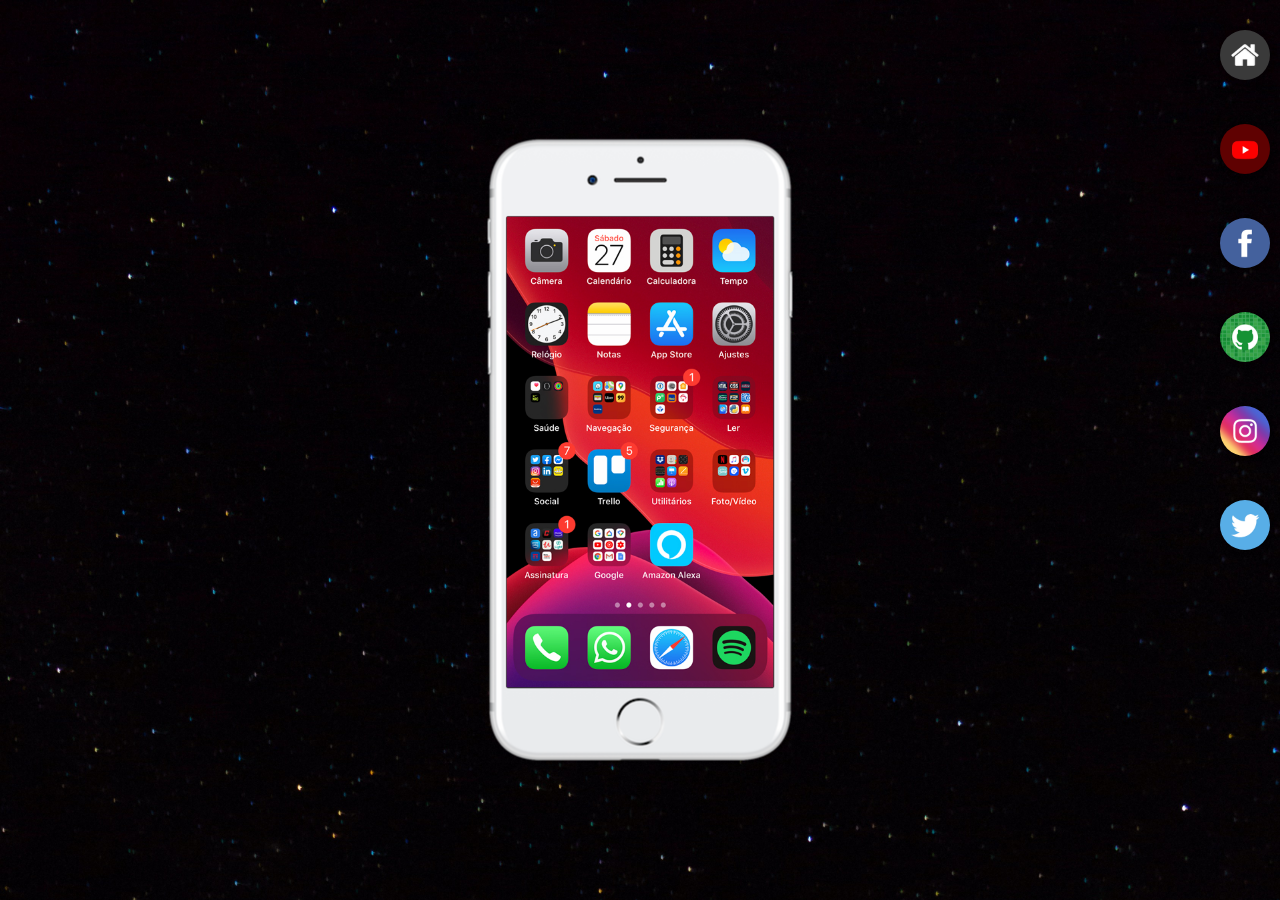
<file: index.html>
<!DOCTYPE html>
<html lang="pt-br">
<head>
    <meta charset="UTF-8">
    <meta name="viewport" content="width=device-width, initial-scale=1.0"> 
    <link rel="shortcut icon" href="favicon.ico" type="image/x-icon">
    <link rel="stylesheet" href="estilos/style.css">
    <title>Projetos redes sociais</title>
</head>
<body>
    <main>

        <section id="telefone">
            <iframe src="home.html" name="tela" id="tela" frameborder="0">
                Seu navegador não é compatível com isso.
            </iframe>
        </section>

        <section id="redes-sociais">
            <a href="home.html" target="tela"><img src="imagens/logo-home.jpg"
            ></a><br>
            <a href="youtube.html" target="tela"><img src="imagens/logo-youtube.jpg"
                ></a><br>
            <a href="facebook.html" target="tela"><img src="imagens/logo-facebook.jpg"
                ></a><br>
            <a href="github.html" target="tela"><img src="imagens/logo-github.jpg"
                ></a><br>
            <a href="instagram.html" target="tela"><img src="imagens/logo-instagram.jpg"
                ></a><br>
            <a href="twitter.html" target="tela"><img src="imagens/logo-twitter.jpg"
                ></a>            
        </section>
    </main>
    
</body>
</html>
</file>
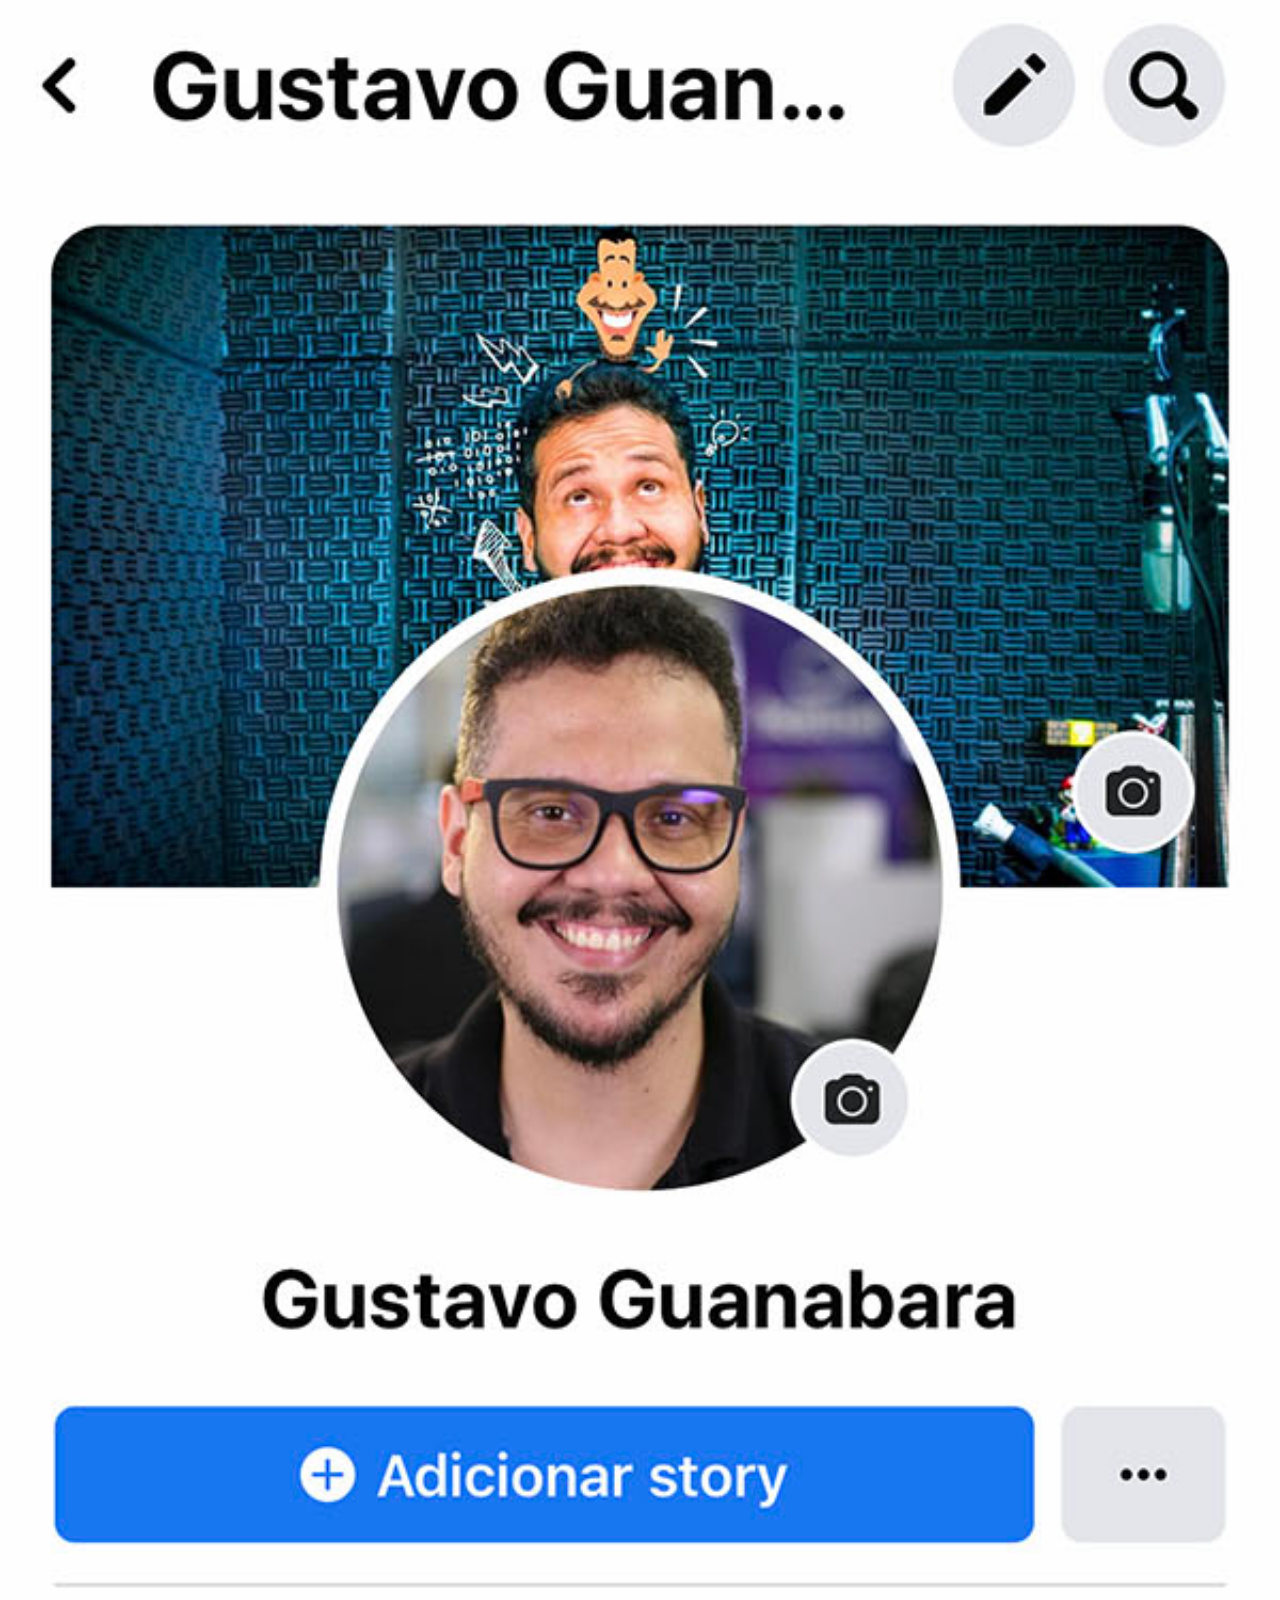
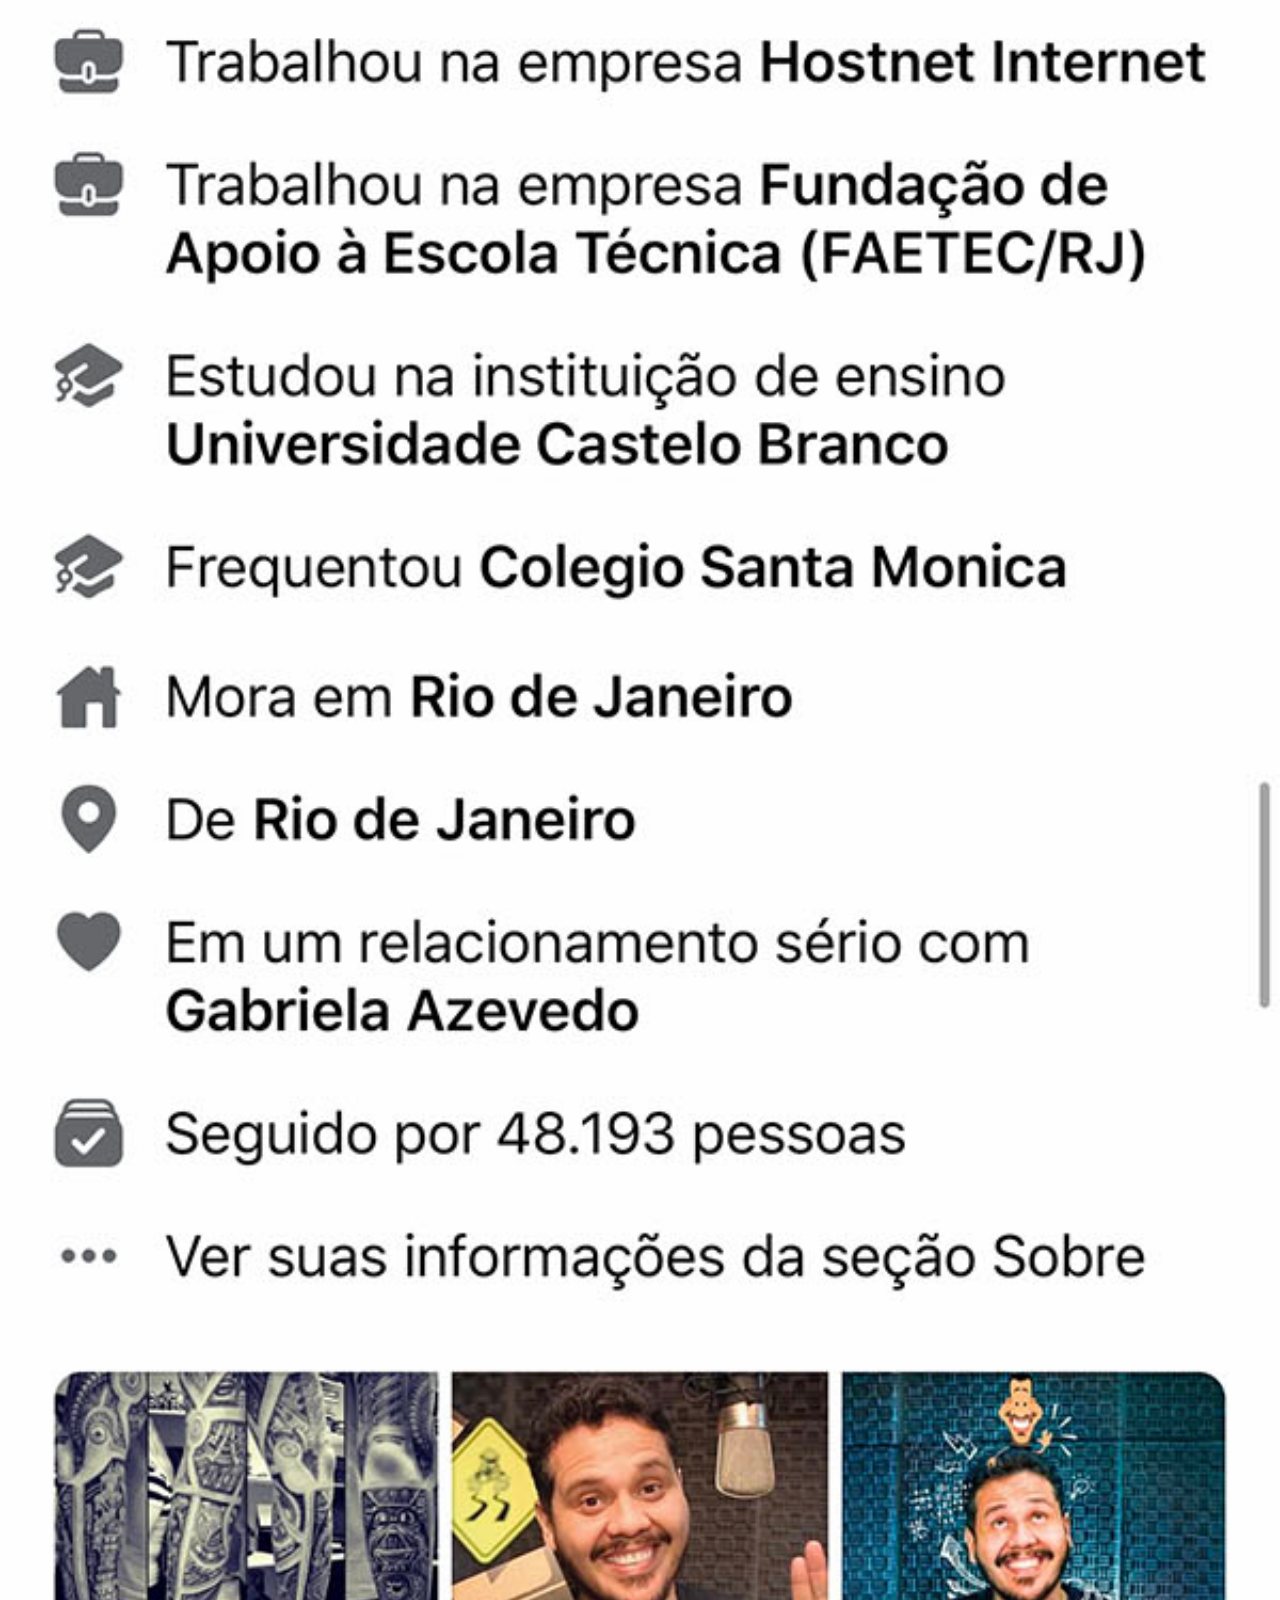
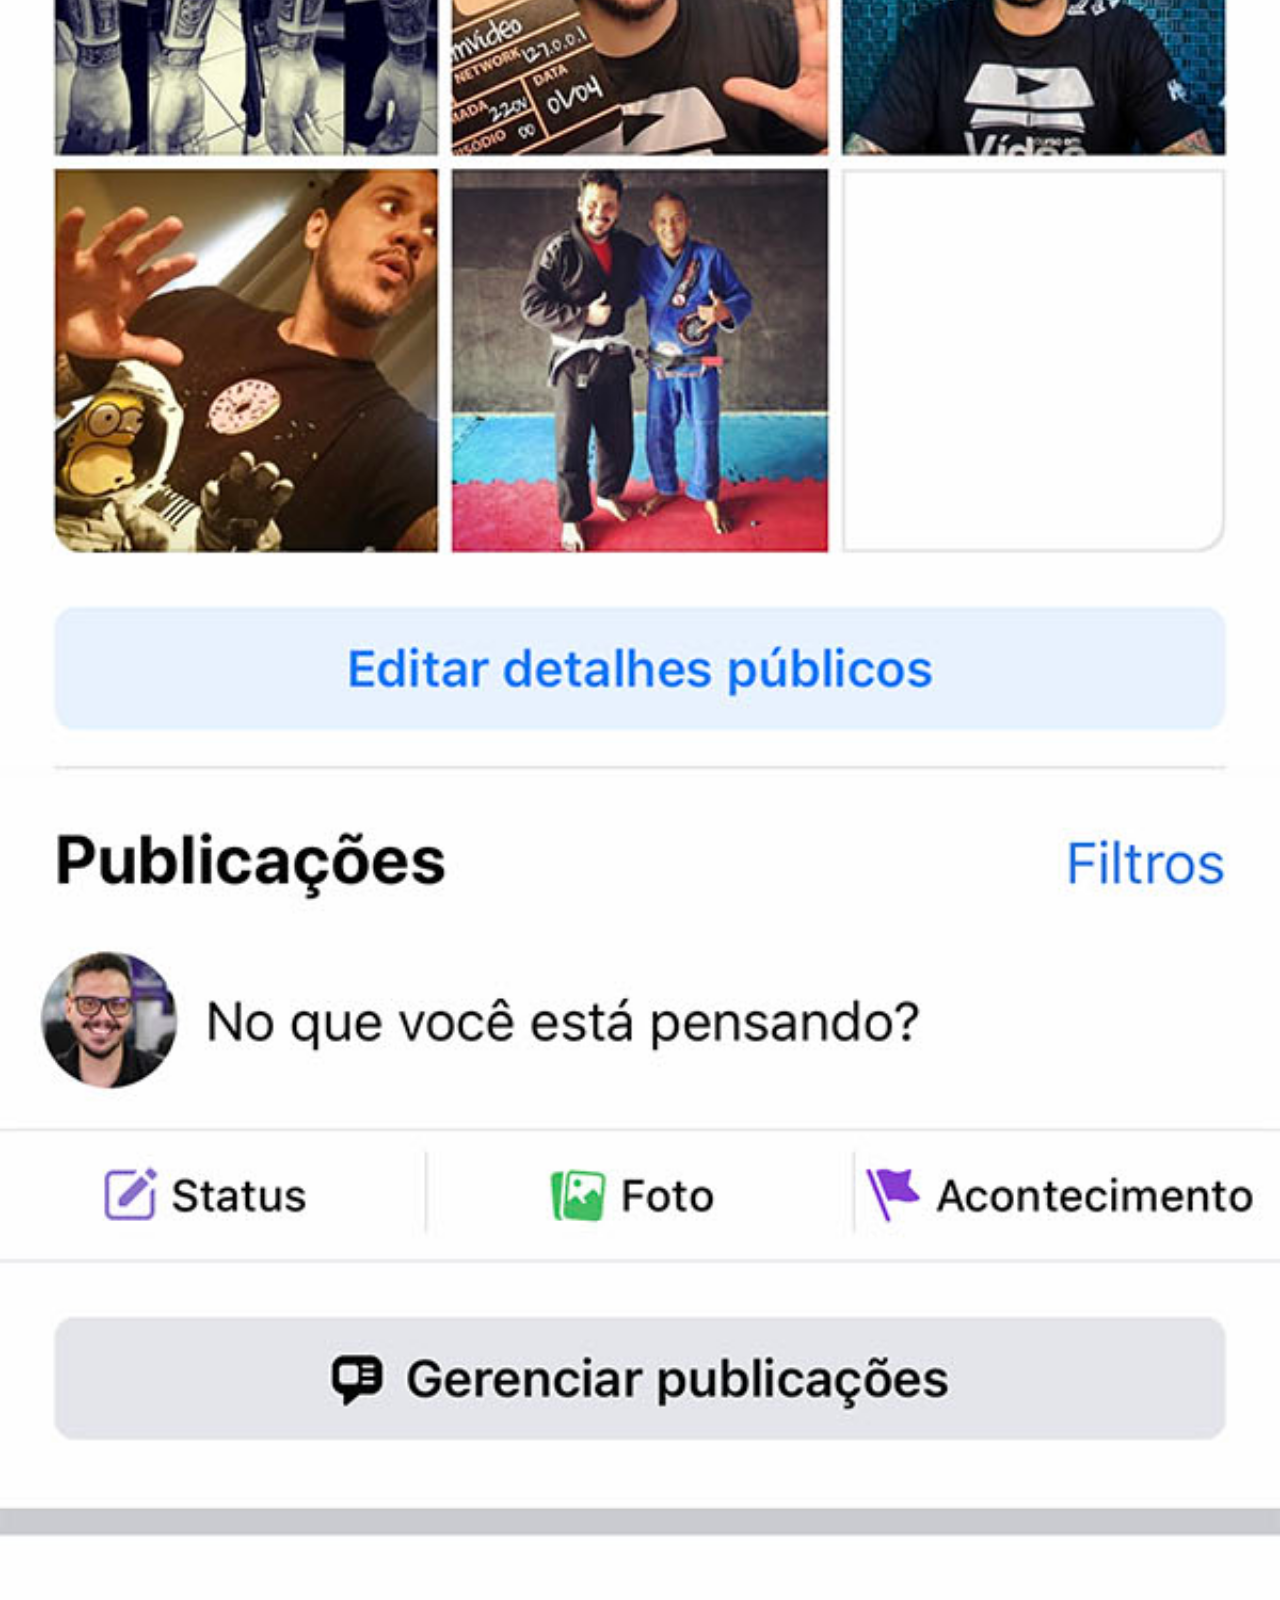
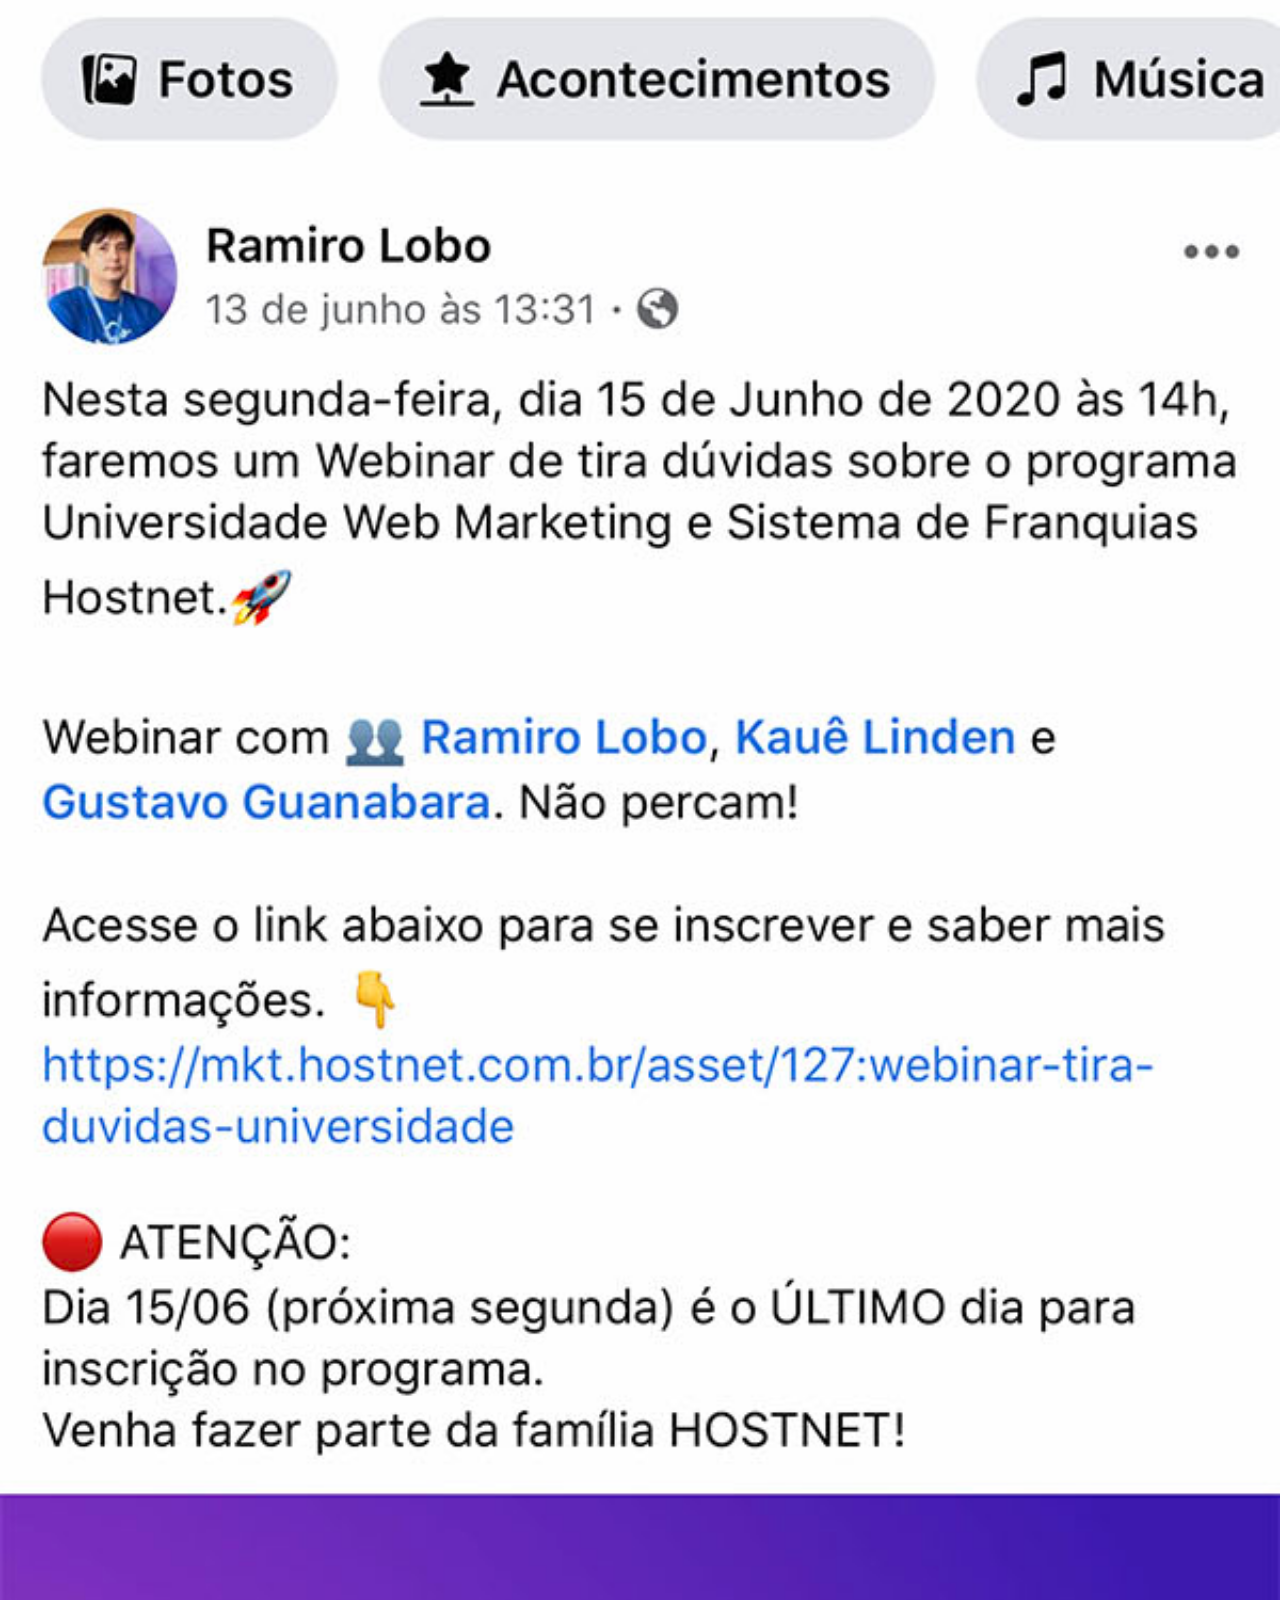
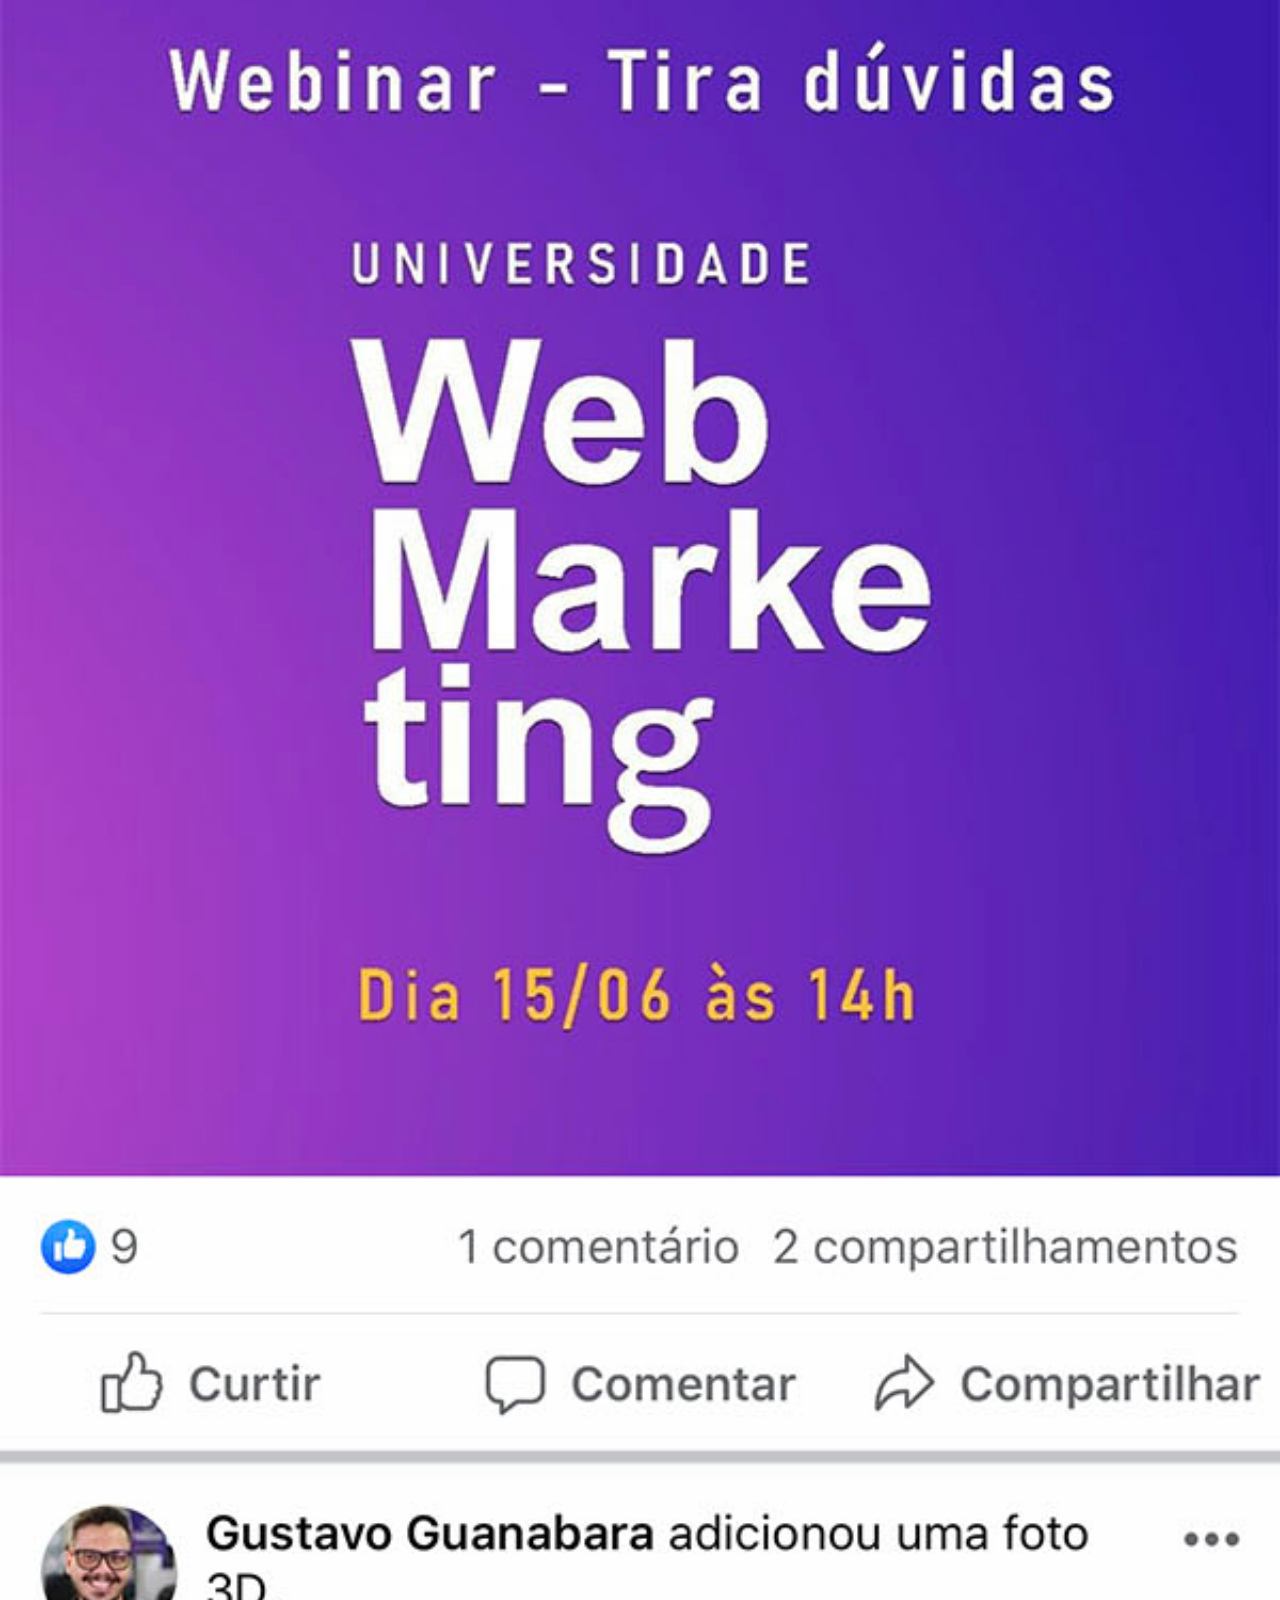
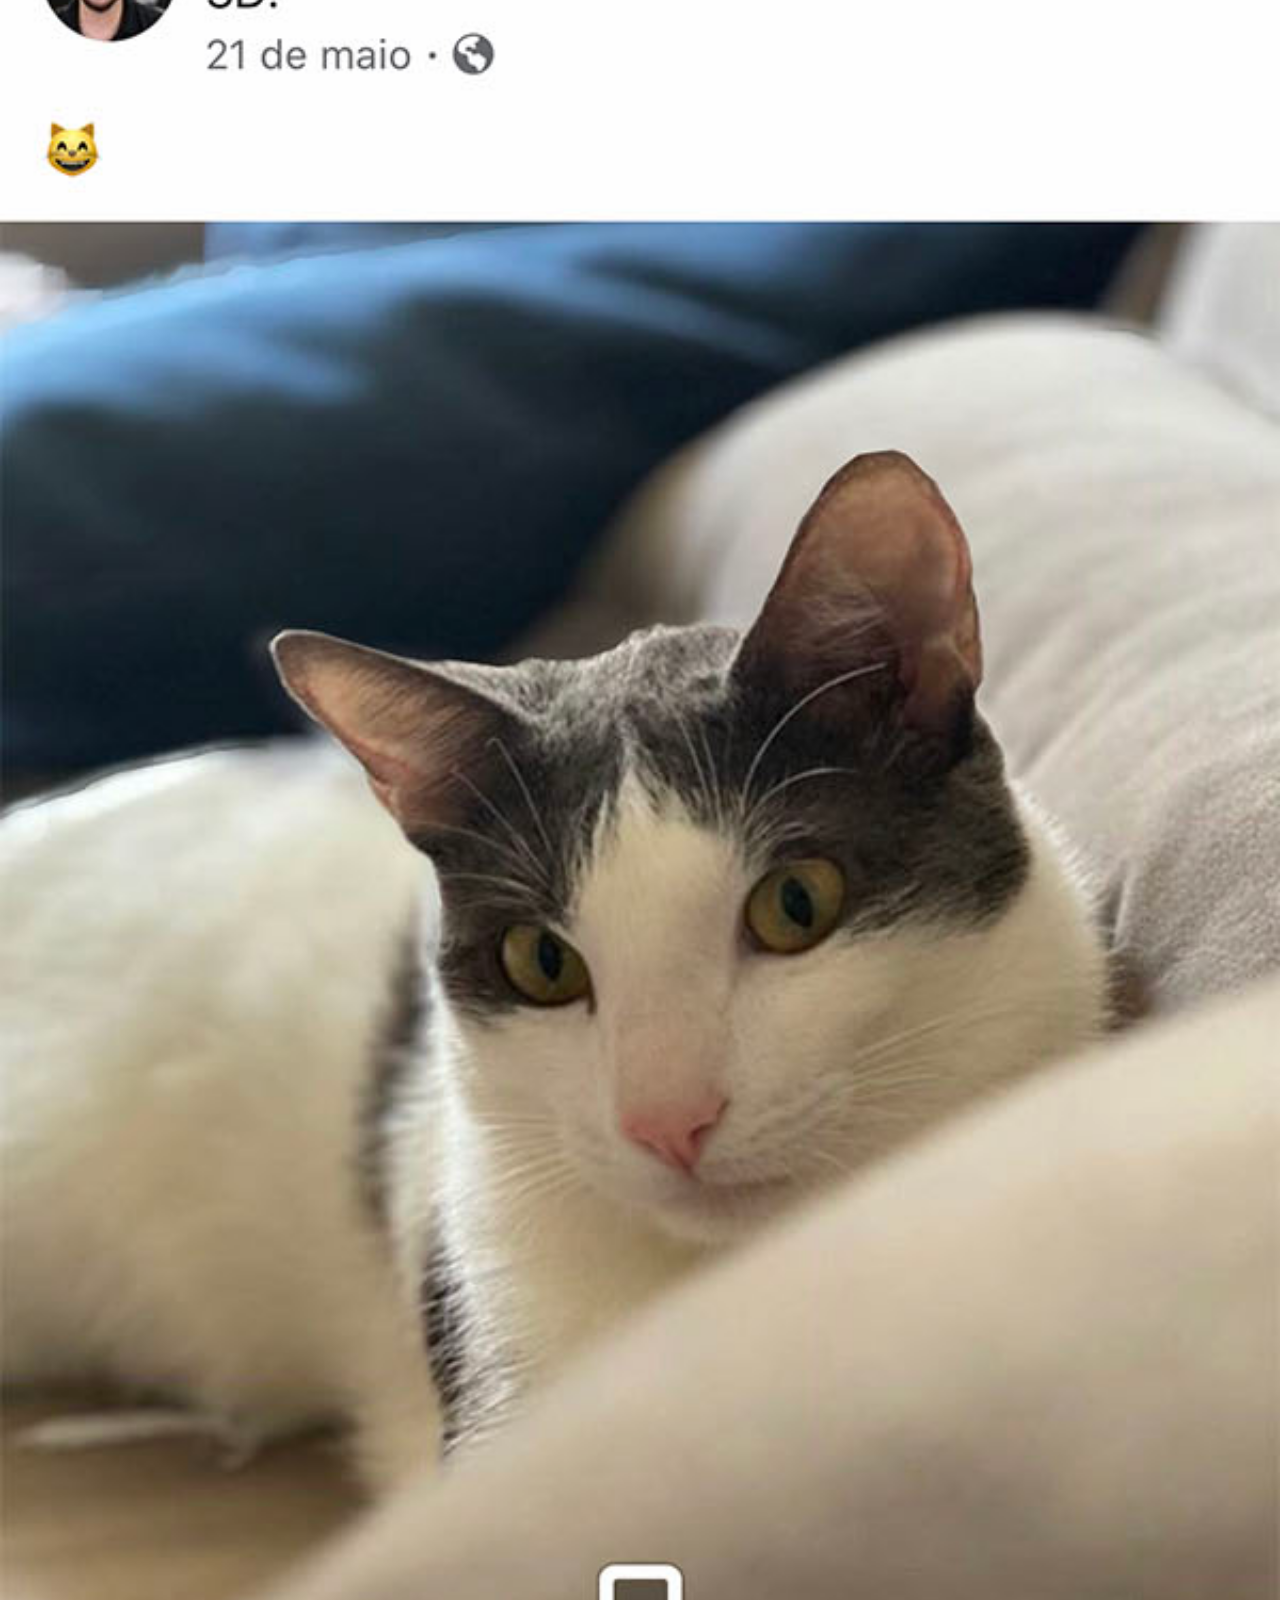
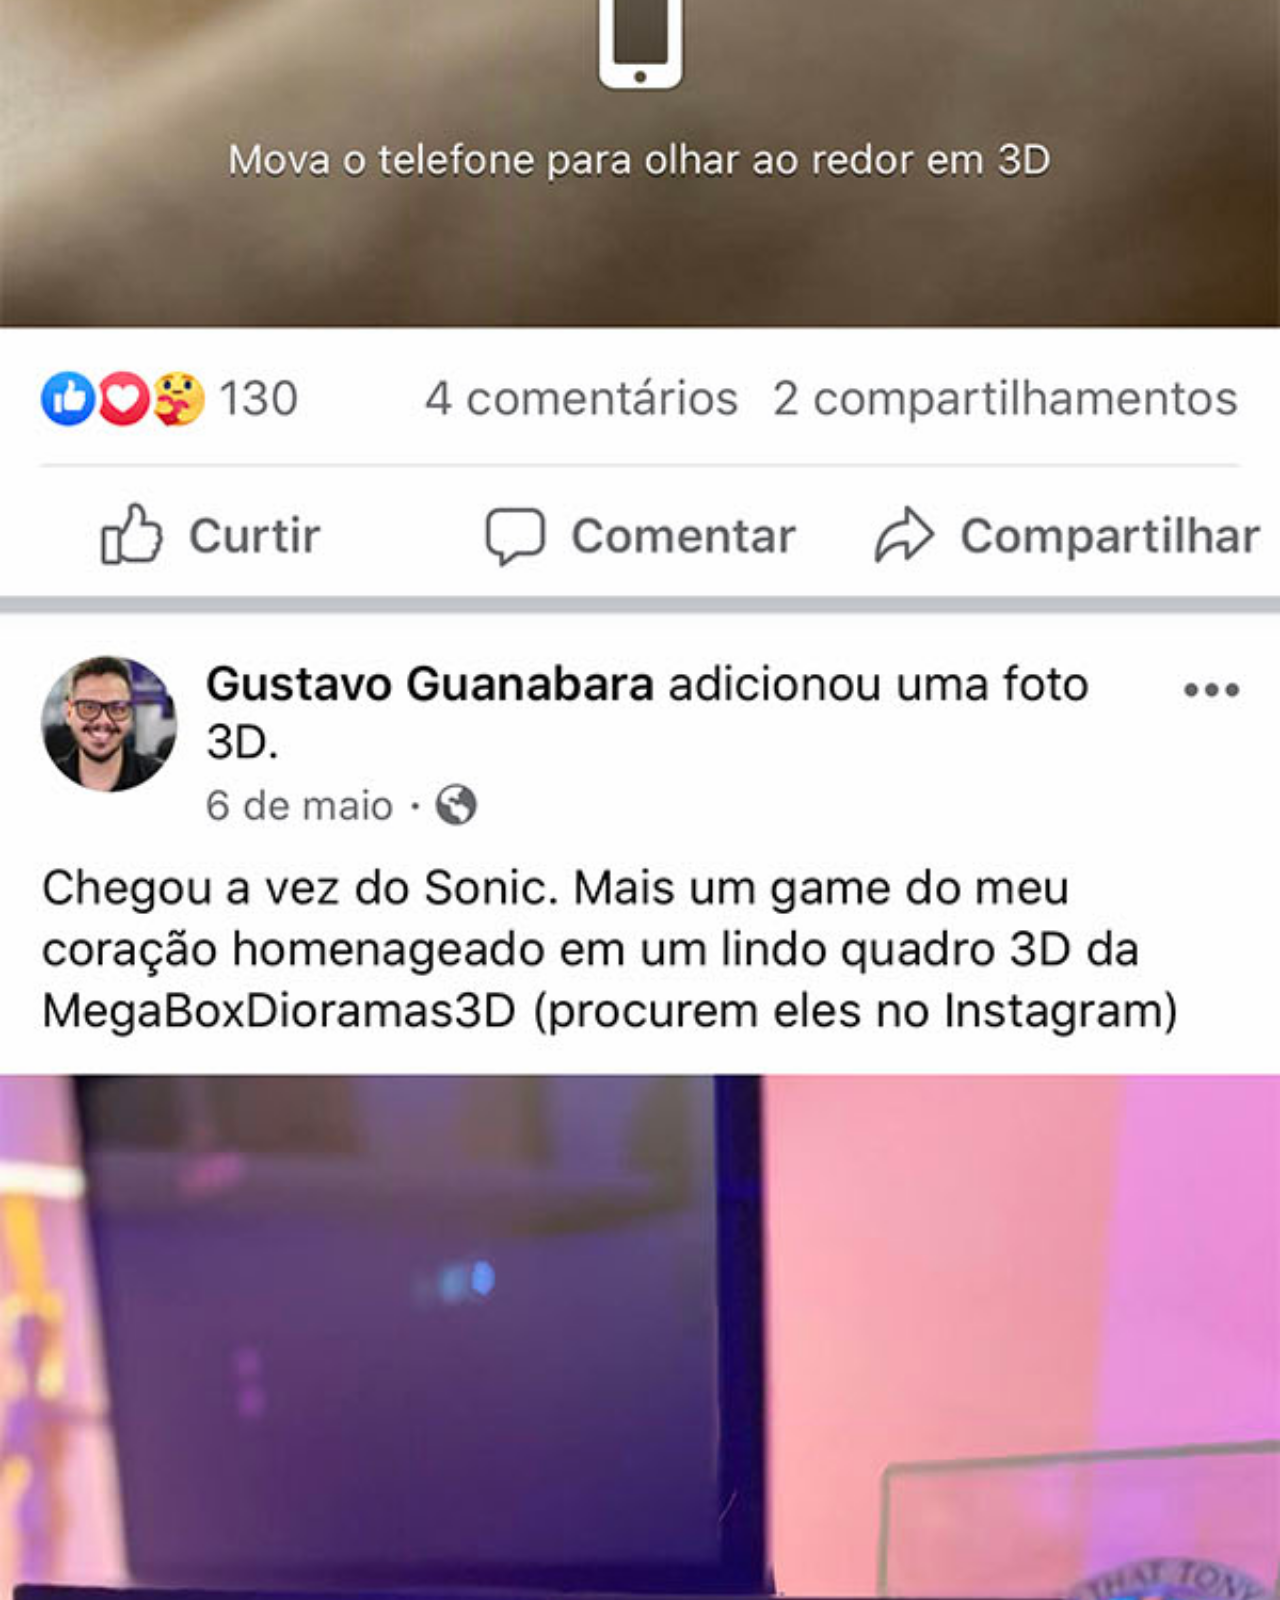
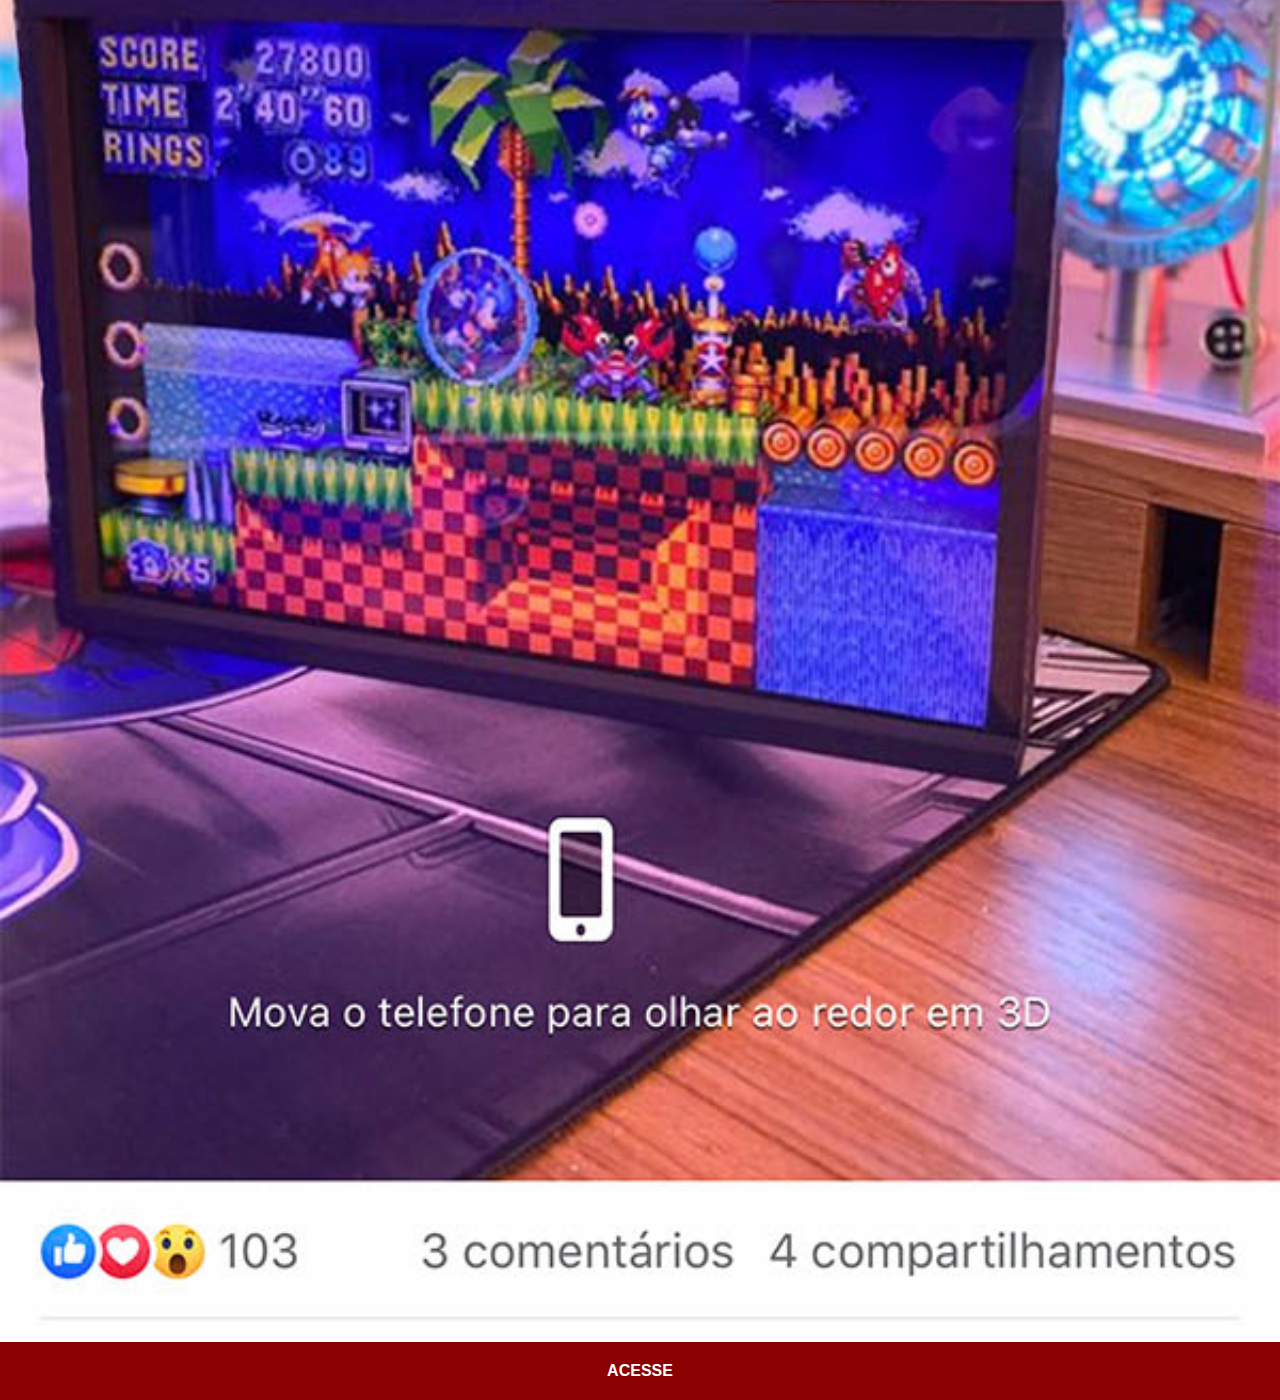
<file: facebook.html>
<!DOCTYPE html>
<html lang="pt-br">
<head>
    <meta charset="UTF-8">
    <meta name="viewport" content="width=device-width, initial-scale=1.0">
    <link rel="stylesheet" href="estilos/social.css">
    <title>Document</title>
    
</head>
<body>
    <img src="imagens/tela-facebook.jpg">
    <a href="https://www.facebook.com/gustavoguanabara/?locale=pt_BR" target="_blank"> ACESSE </a>
    
</body>
</html>
</file>
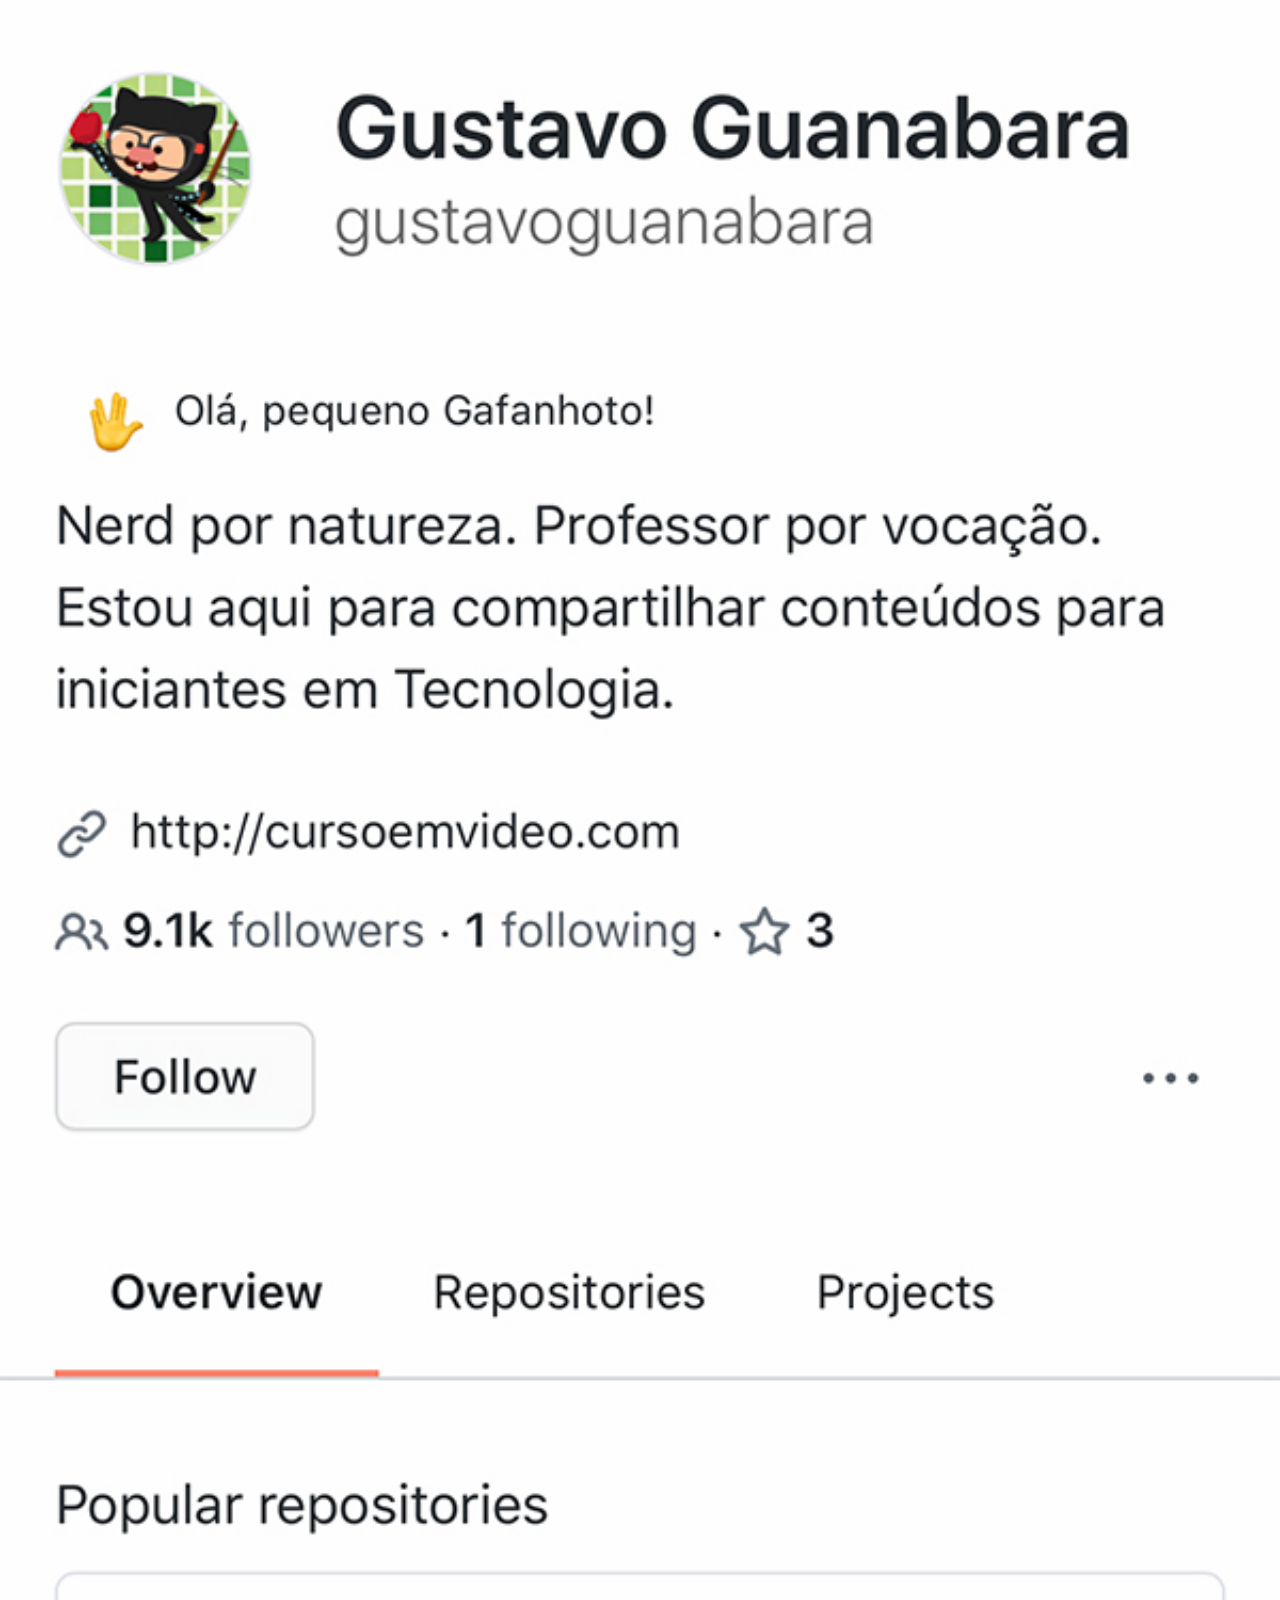
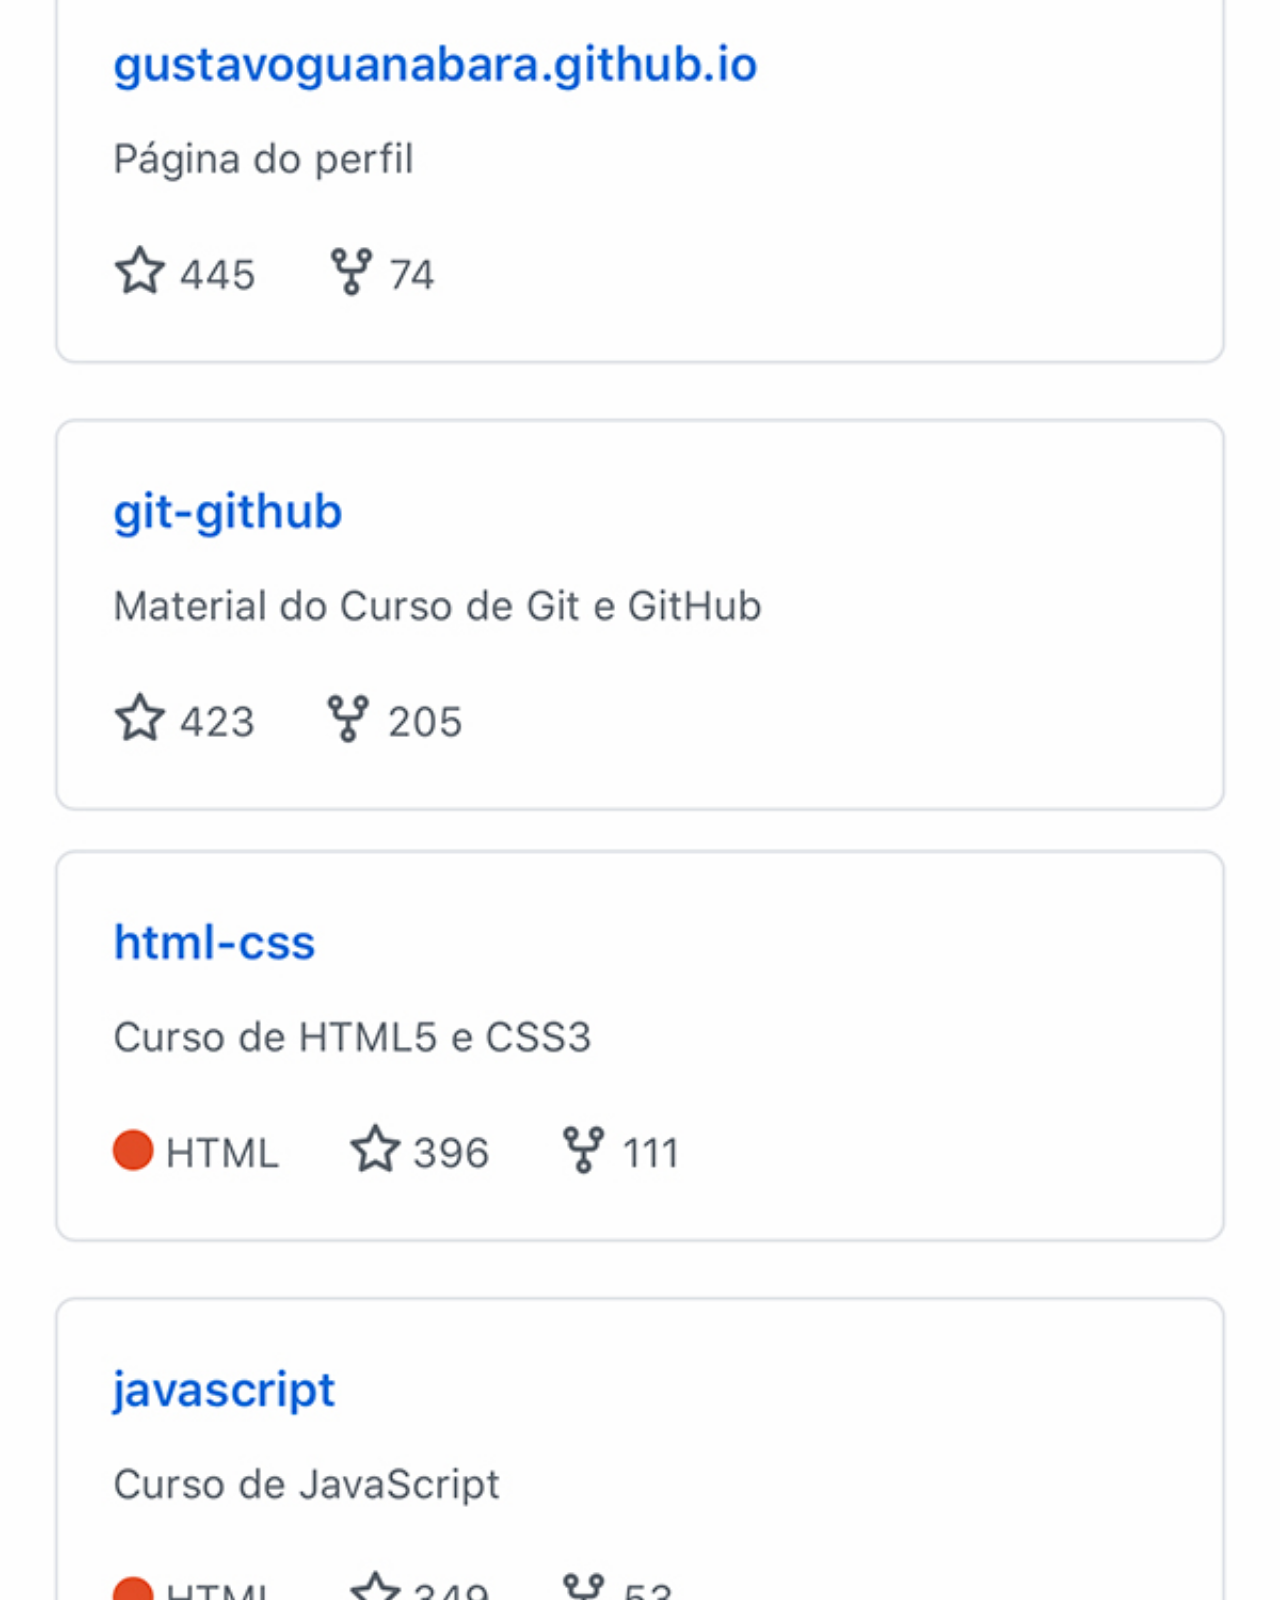
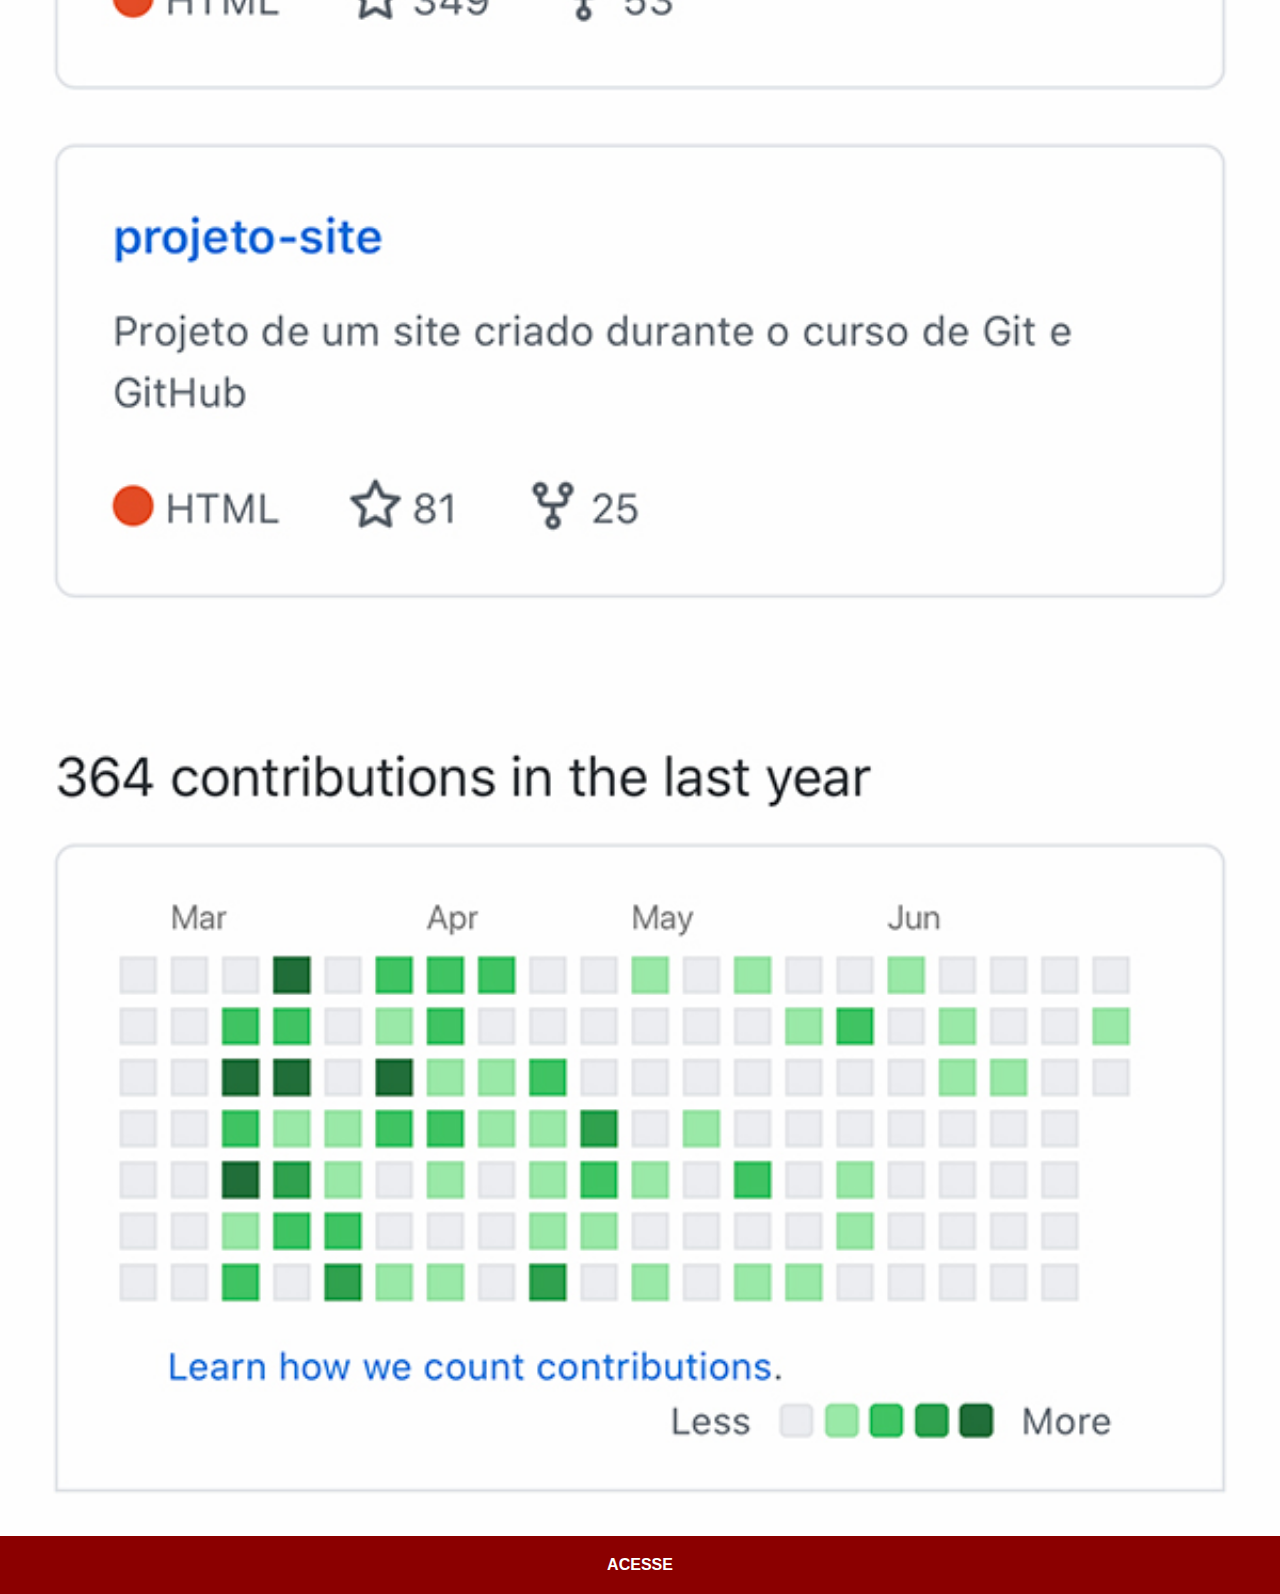
<file: github.html>
<!DOCTYPE html>
<html lang="pt-br">
<head>
    <meta charset="UTF-8">
    <meta name="viewport" content="width=device-width, initial-scale=1.0">
    <link rel="stylesheet" href="estilos/social.css">
    <title>Document</title>
    
</head>
<body>
    <img src="imagens/tela-github.jpg">
    <a href="https://gustavoguanabara.github.io/" target="_blank"> ACESSE </a>
    
</body>
</html>
</file>
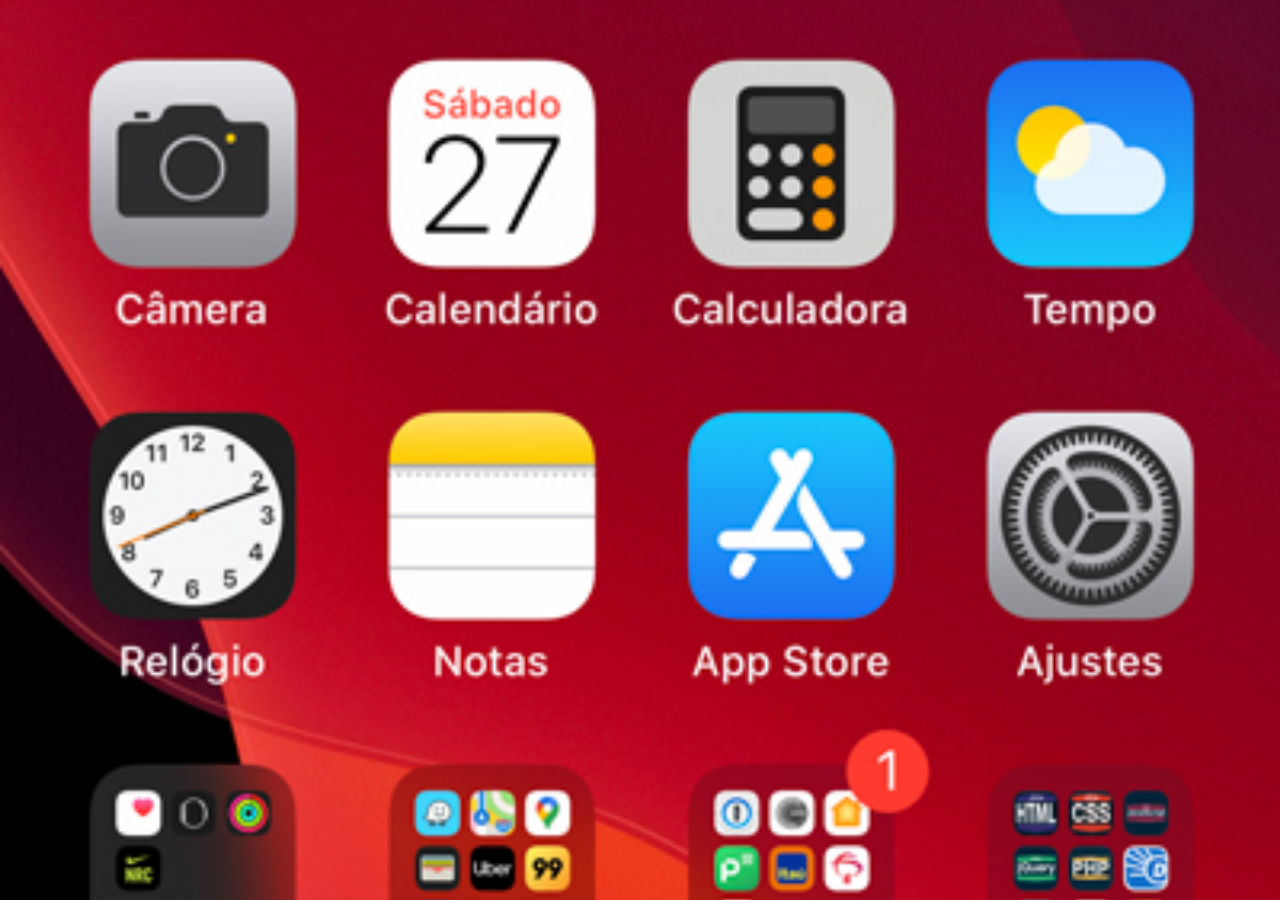
<file: home.html>
<!DOCTYPE html>
<html lang="pt-br">
<head>
    <meta charset="UTF-8">
    <meta name="viewport" content="width=device-width, initial-scale=1.0">
    <title>Document</title>
</head>
<style>
    * {
        margin: 0px;
        padding: 0px;
    }

    body {
        width: 100vw;
        height: 100vh;
        background: black url('imagens/tela-home.jpg') no-repeat top center;
        background-size: cover;
    }
</style>
<body>
    
    
</body>
</html>
</file>
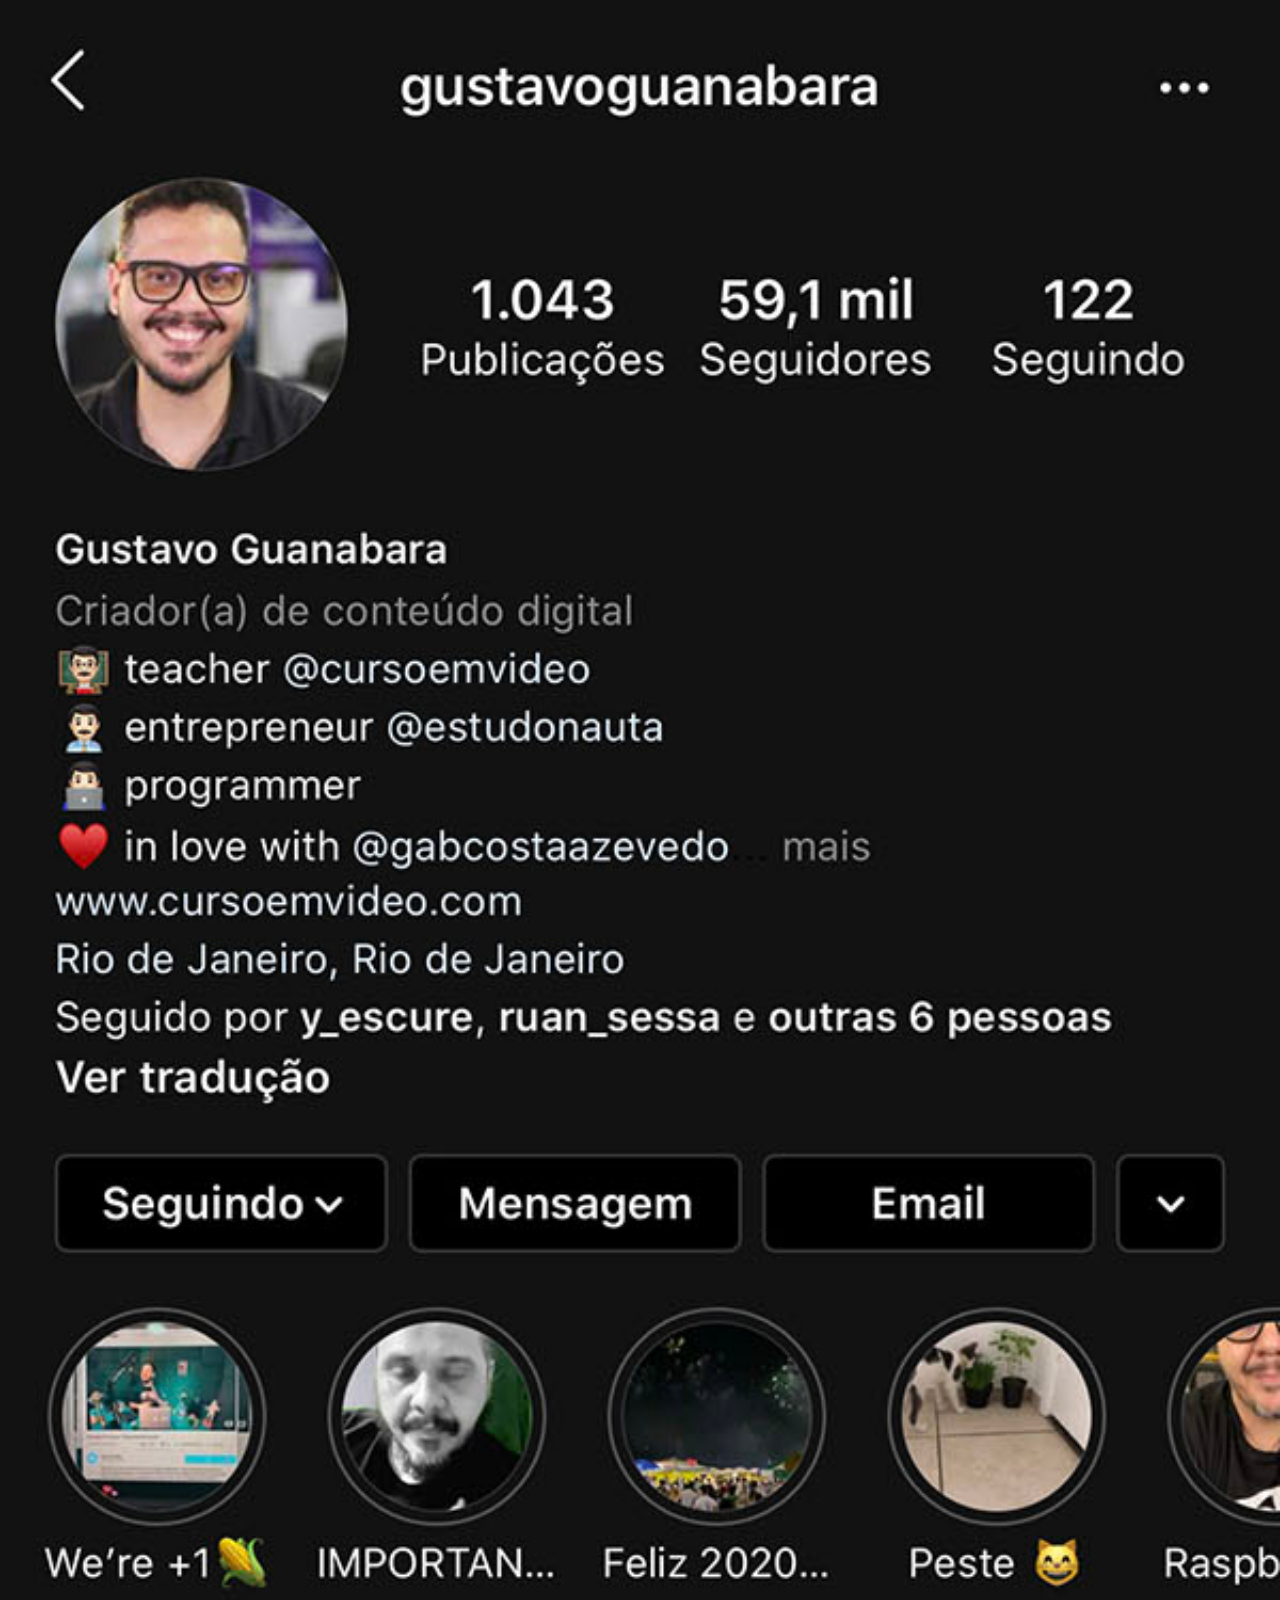
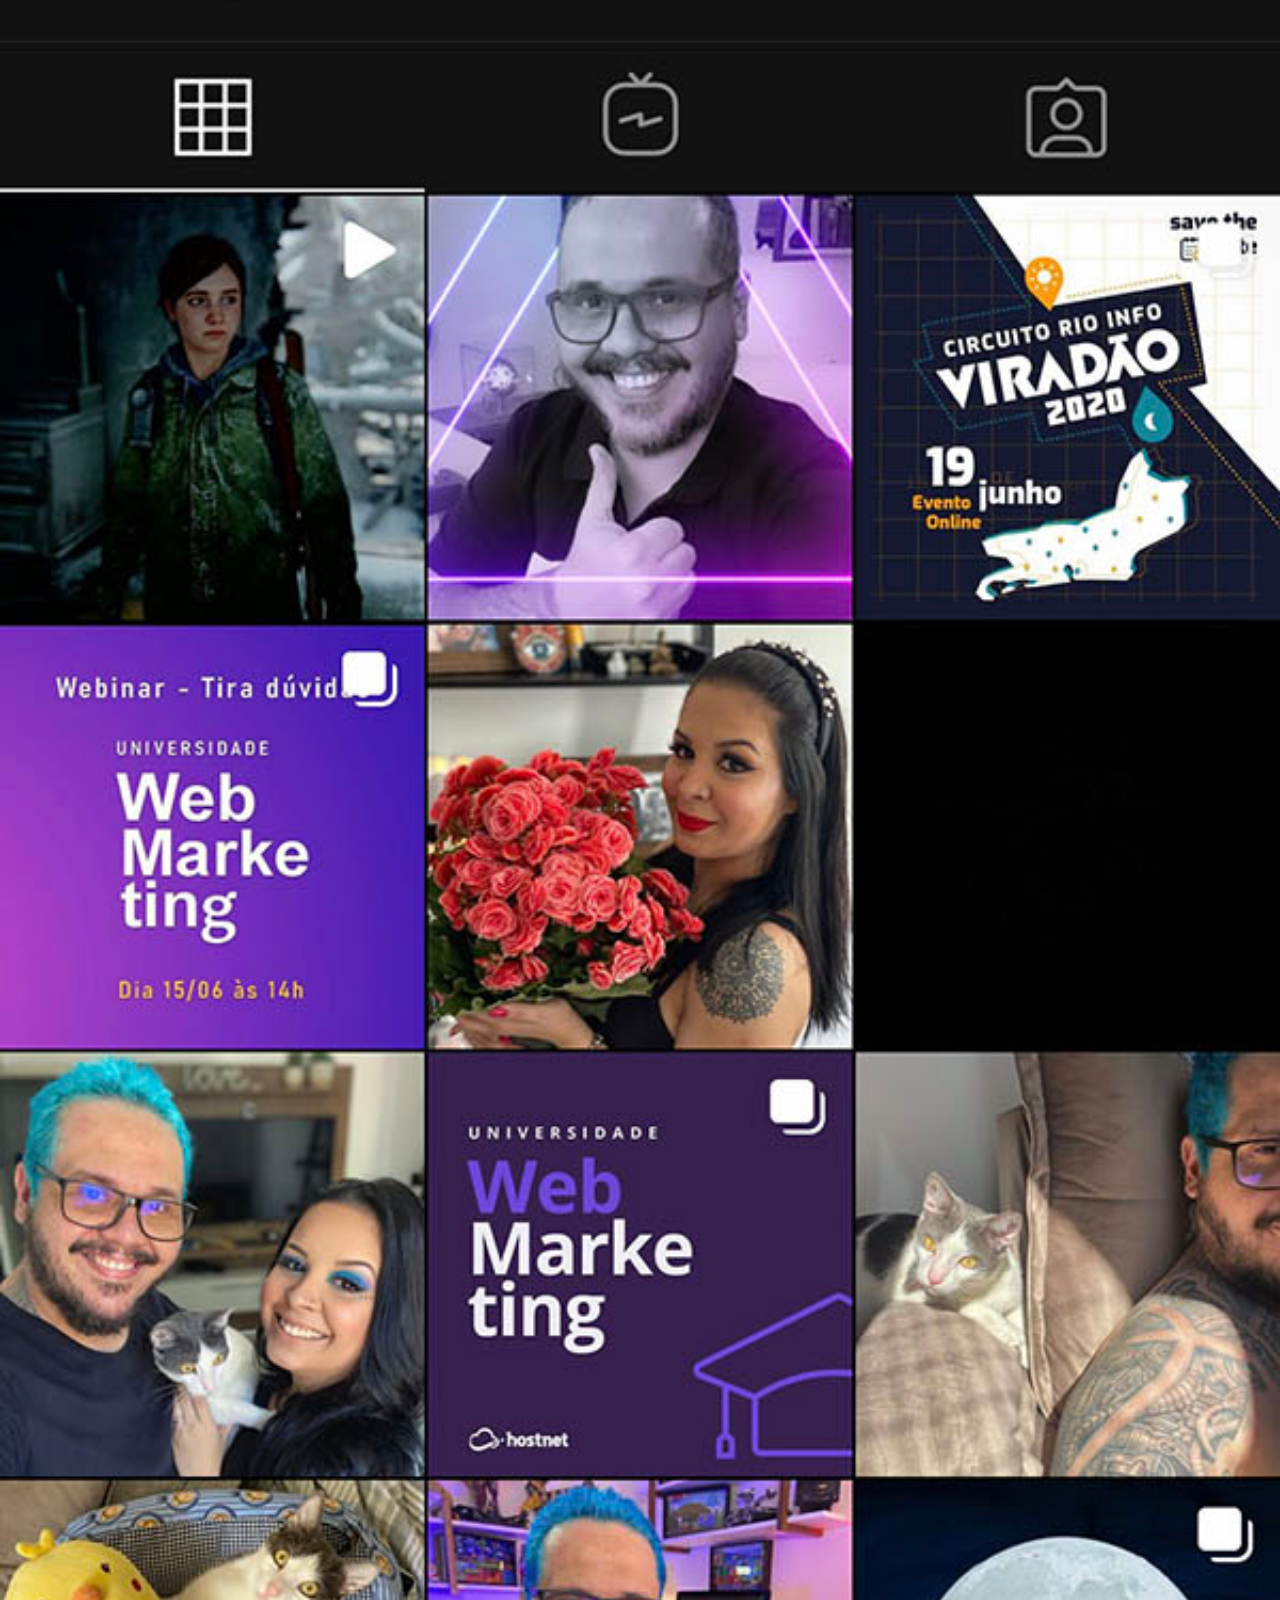
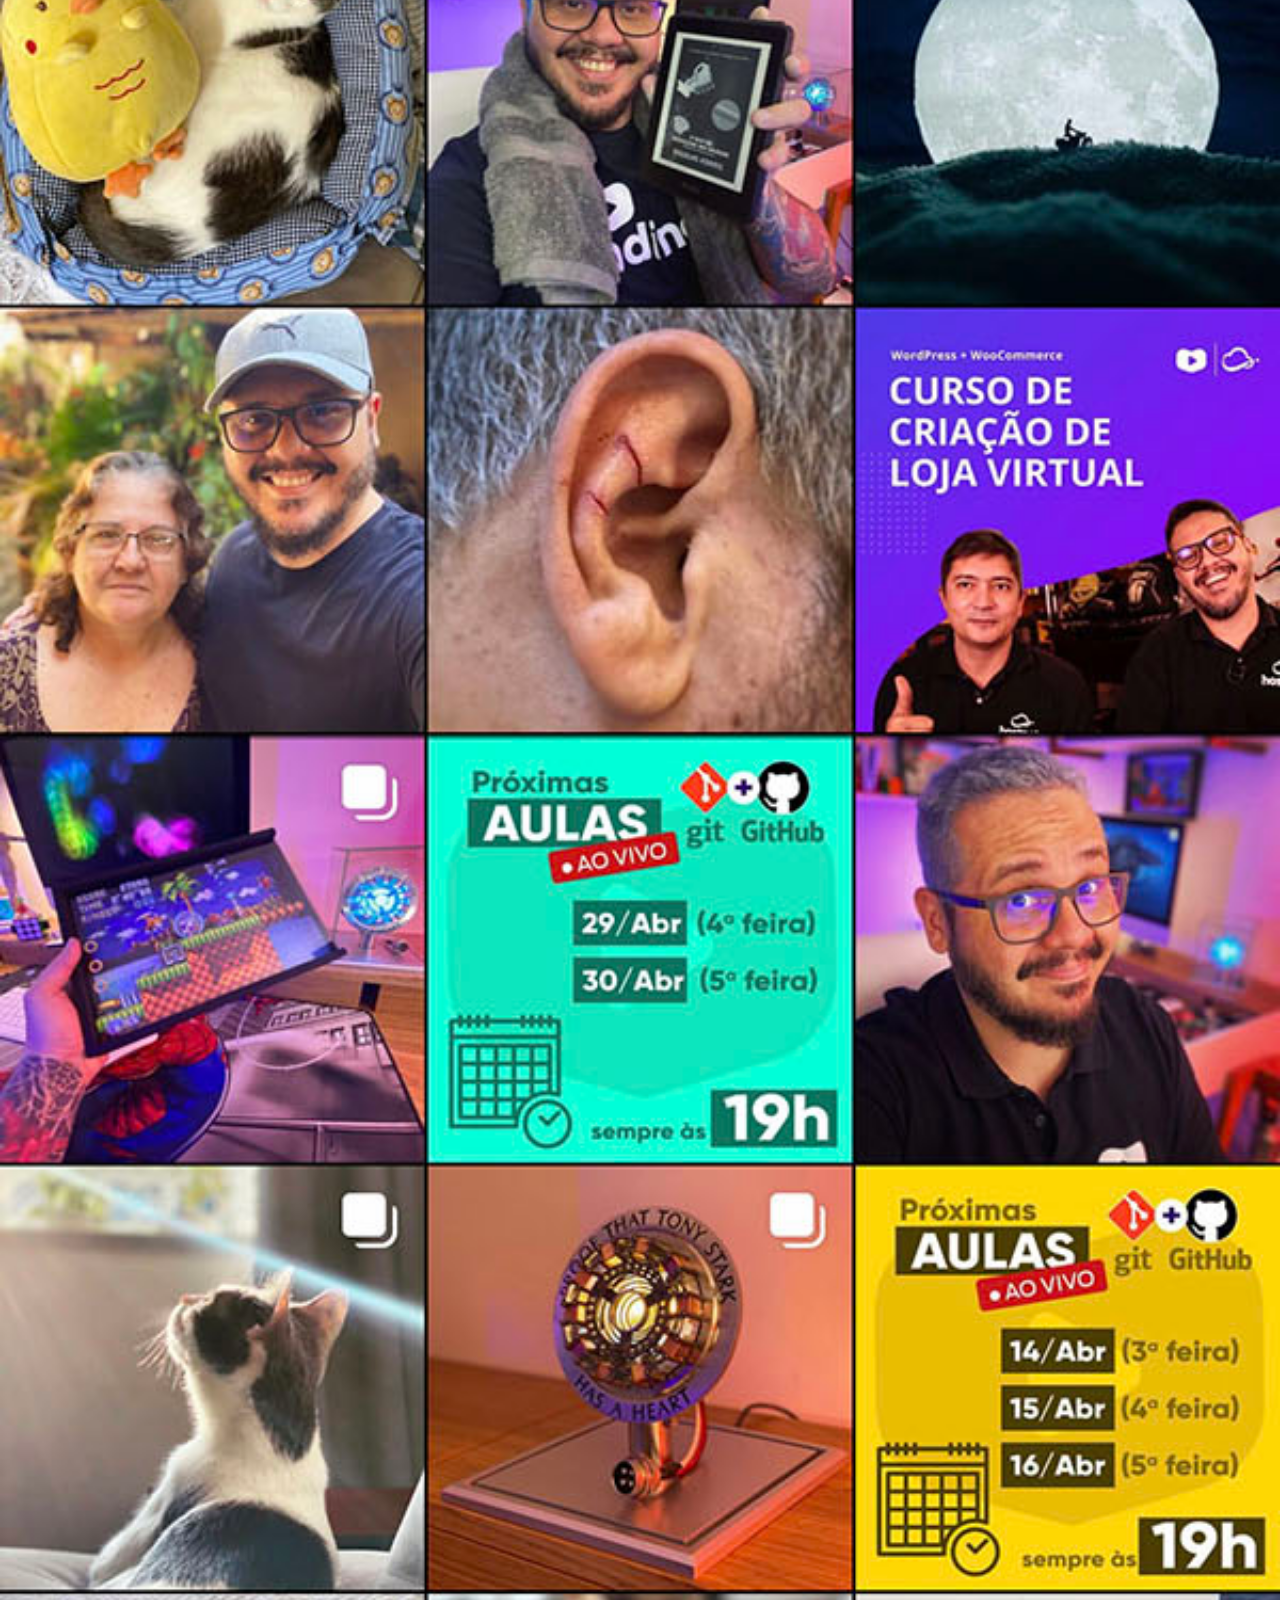
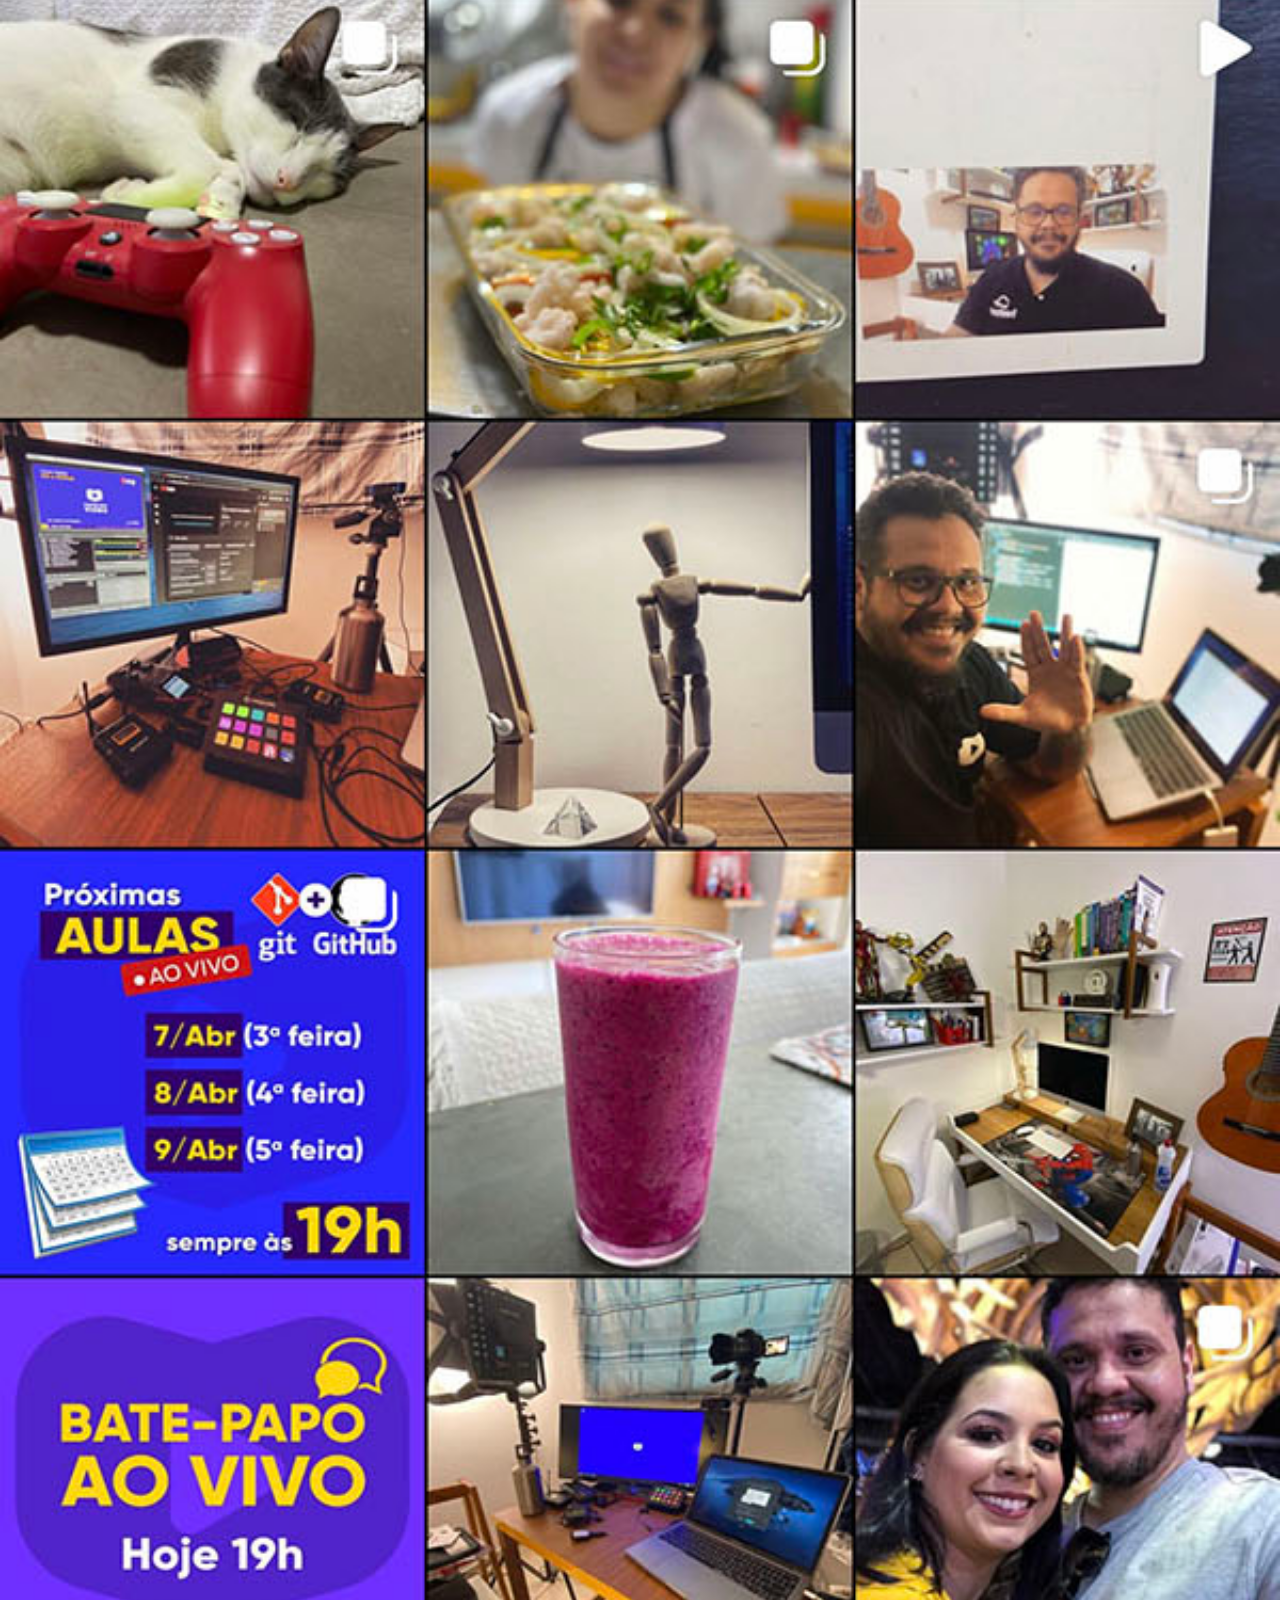
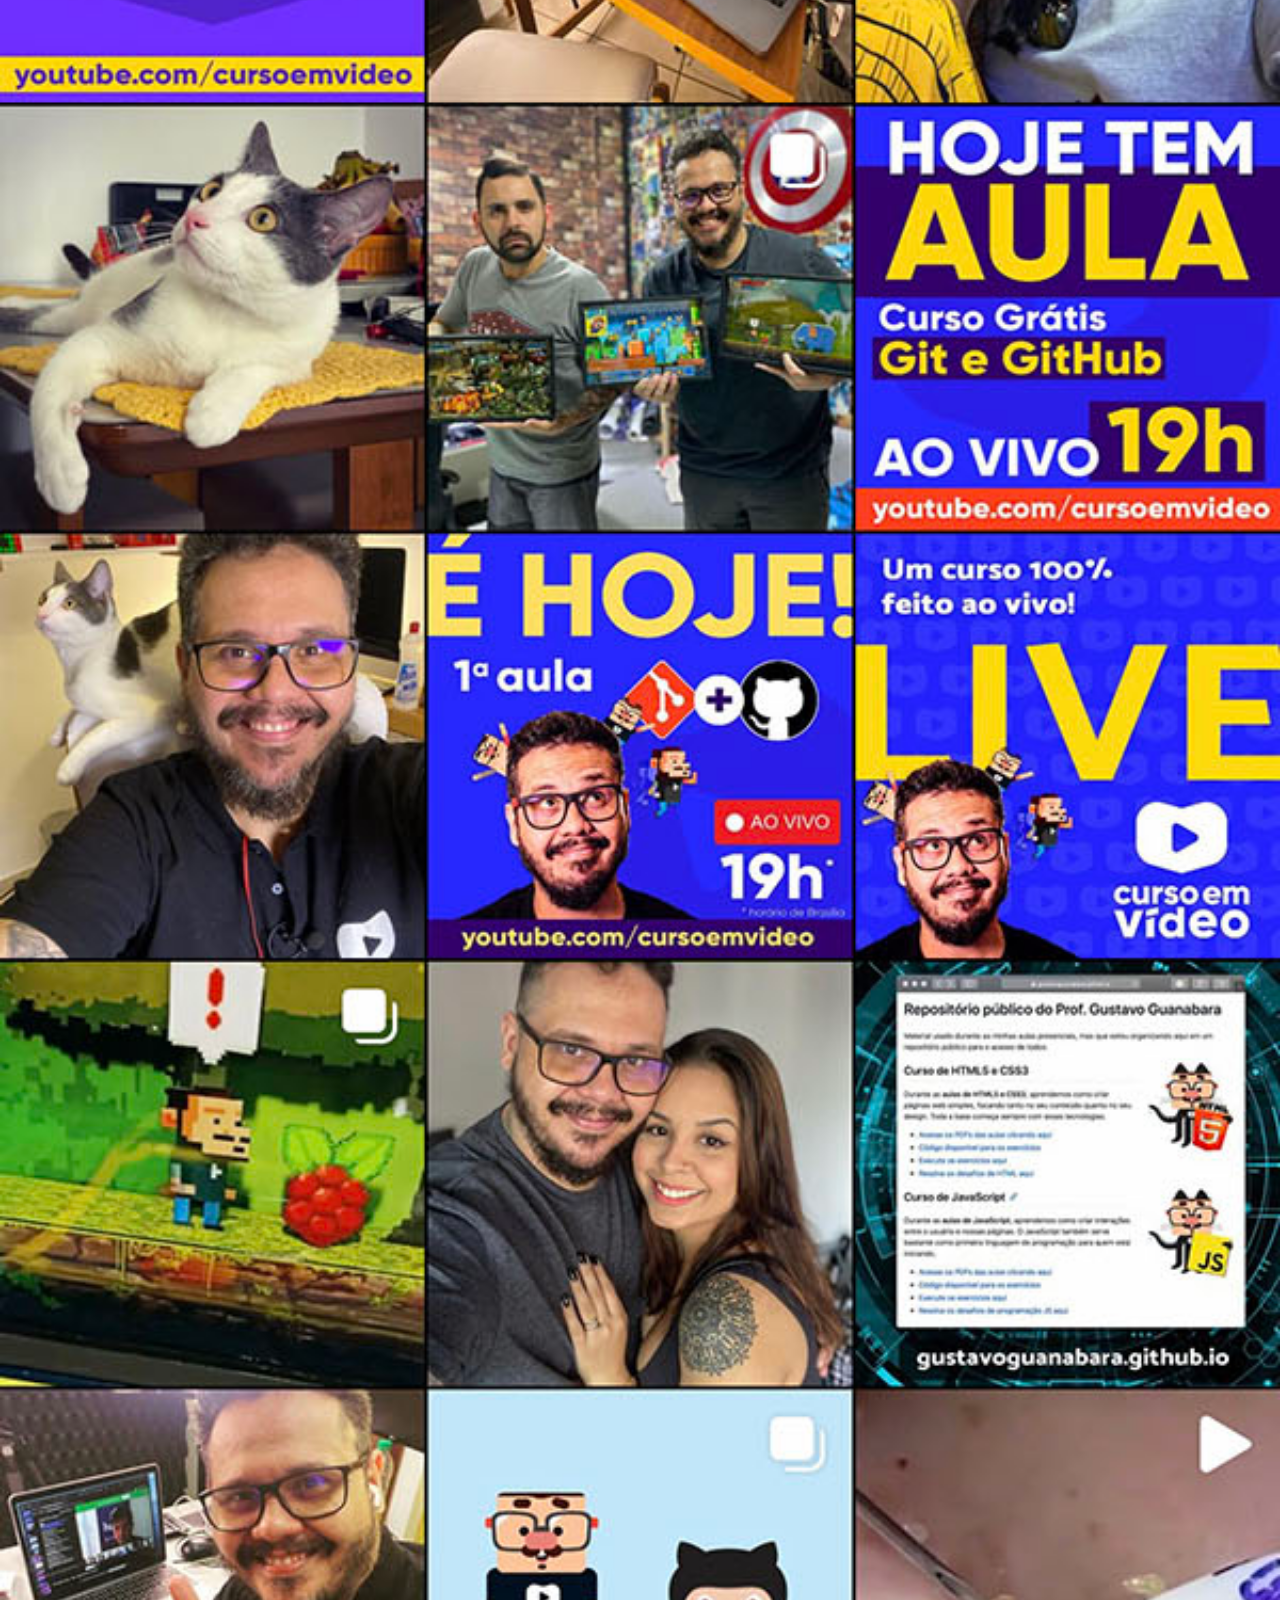
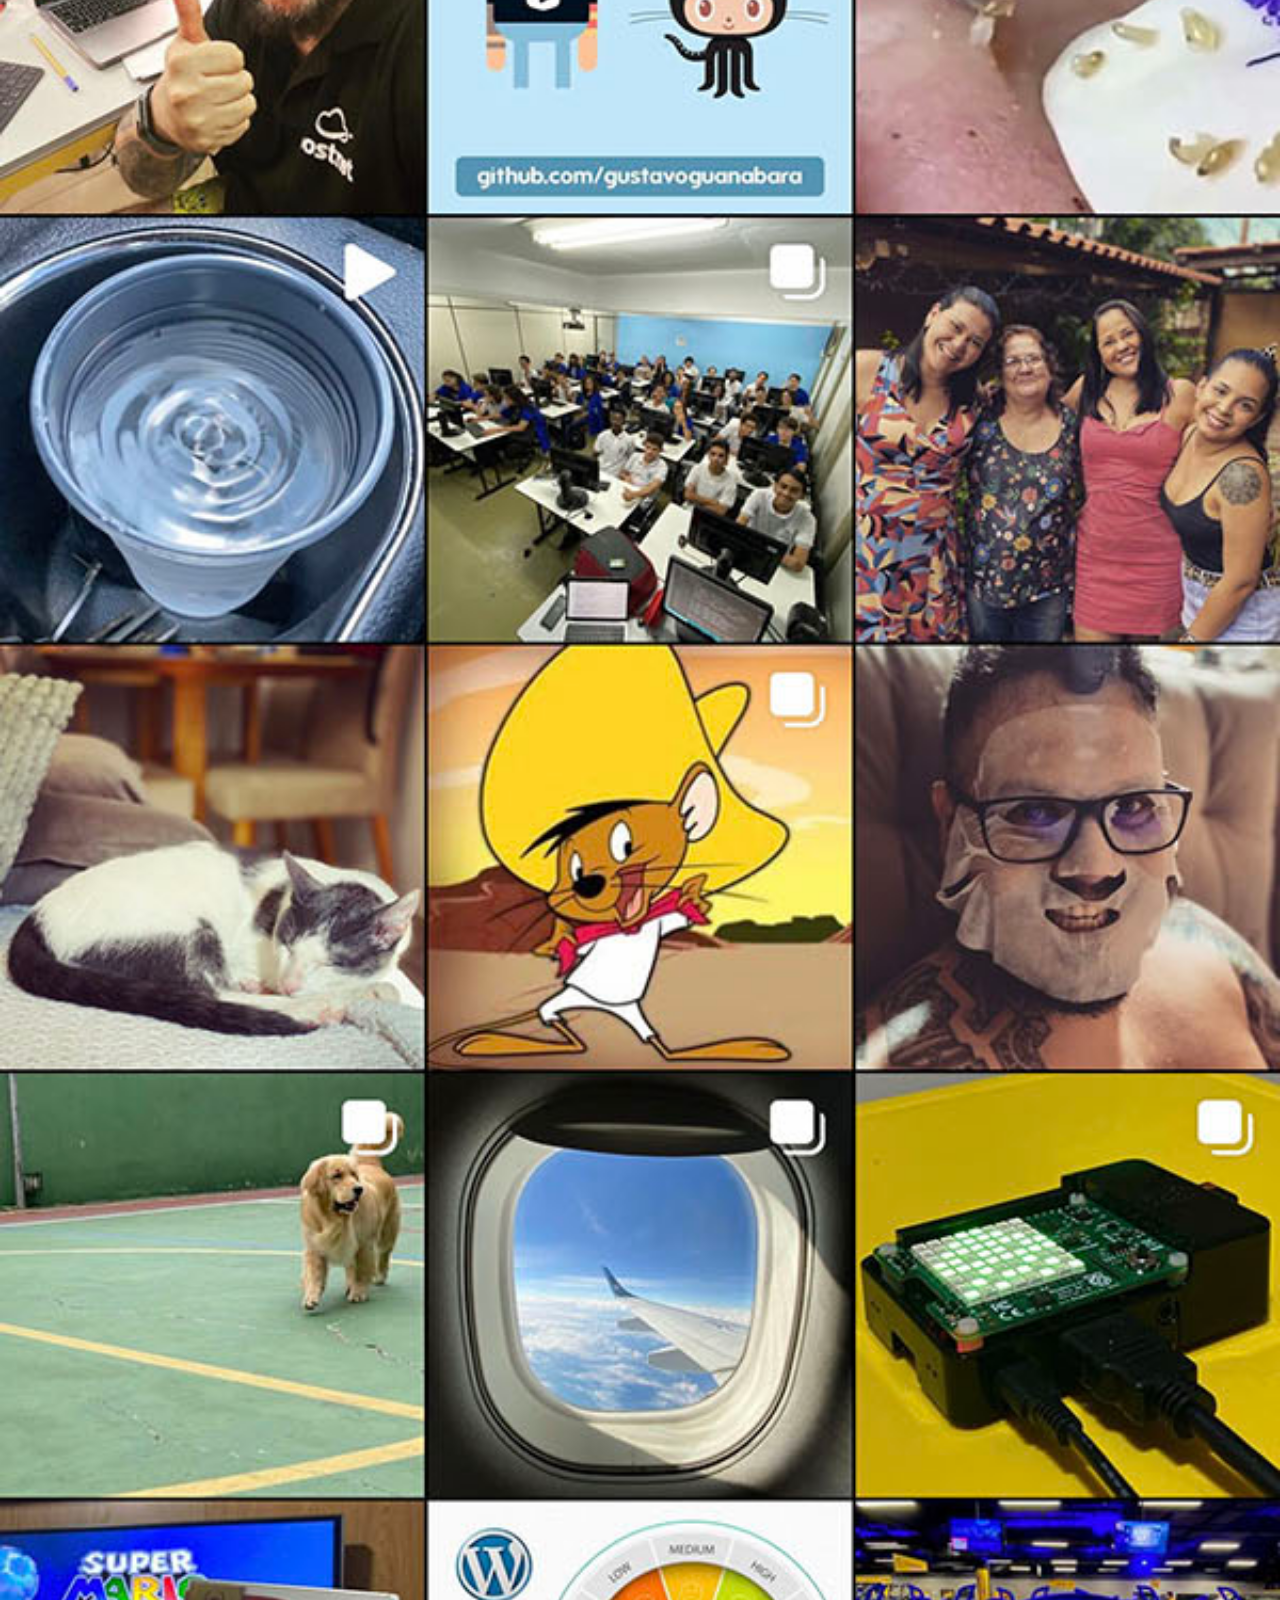
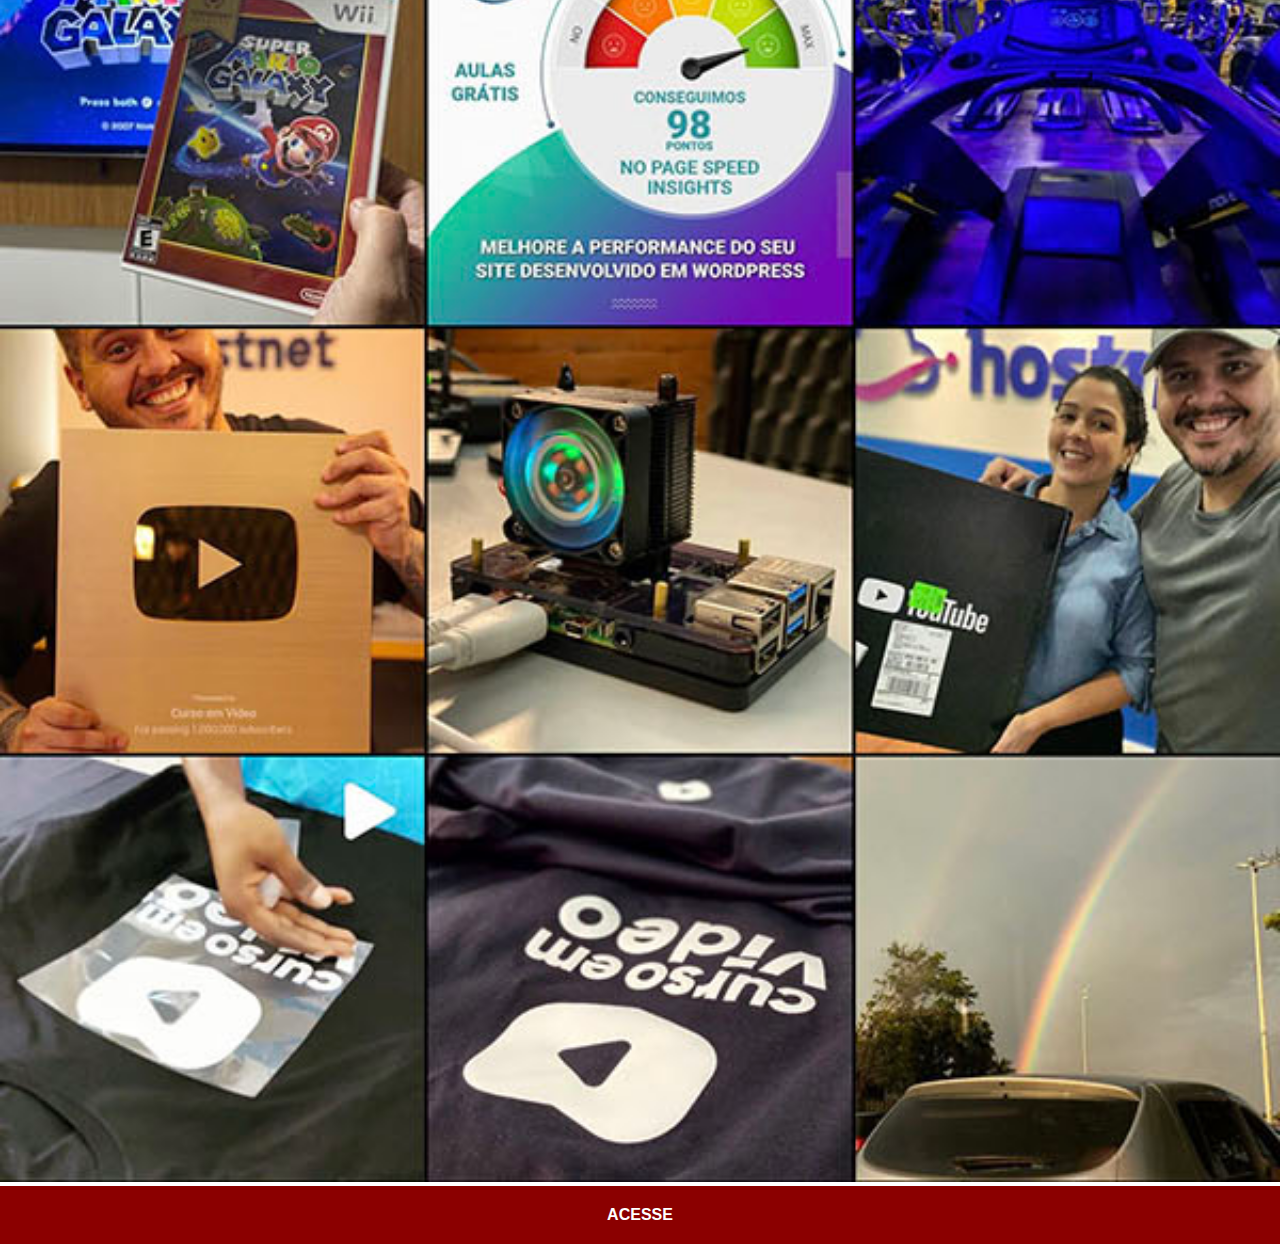
<file: instagram.html>
<!DOCTYPE html>
<html lang="pt-br">
<head>
    <meta charset="UTF-8">
    <meta name="viewport" content="width=device-width, initial-scale=1.0">
    <link rel="stylesheet" href="estilos/social.css">
    <title>Document</title>
    
</head>
<body>
    <img src="imagens/tela-instagram.jpg">
    <a href="https://www.instagram.com/gustavoguanabara/" target="_blank"> ACESSE </a>
    
</body>
</html>
</file>
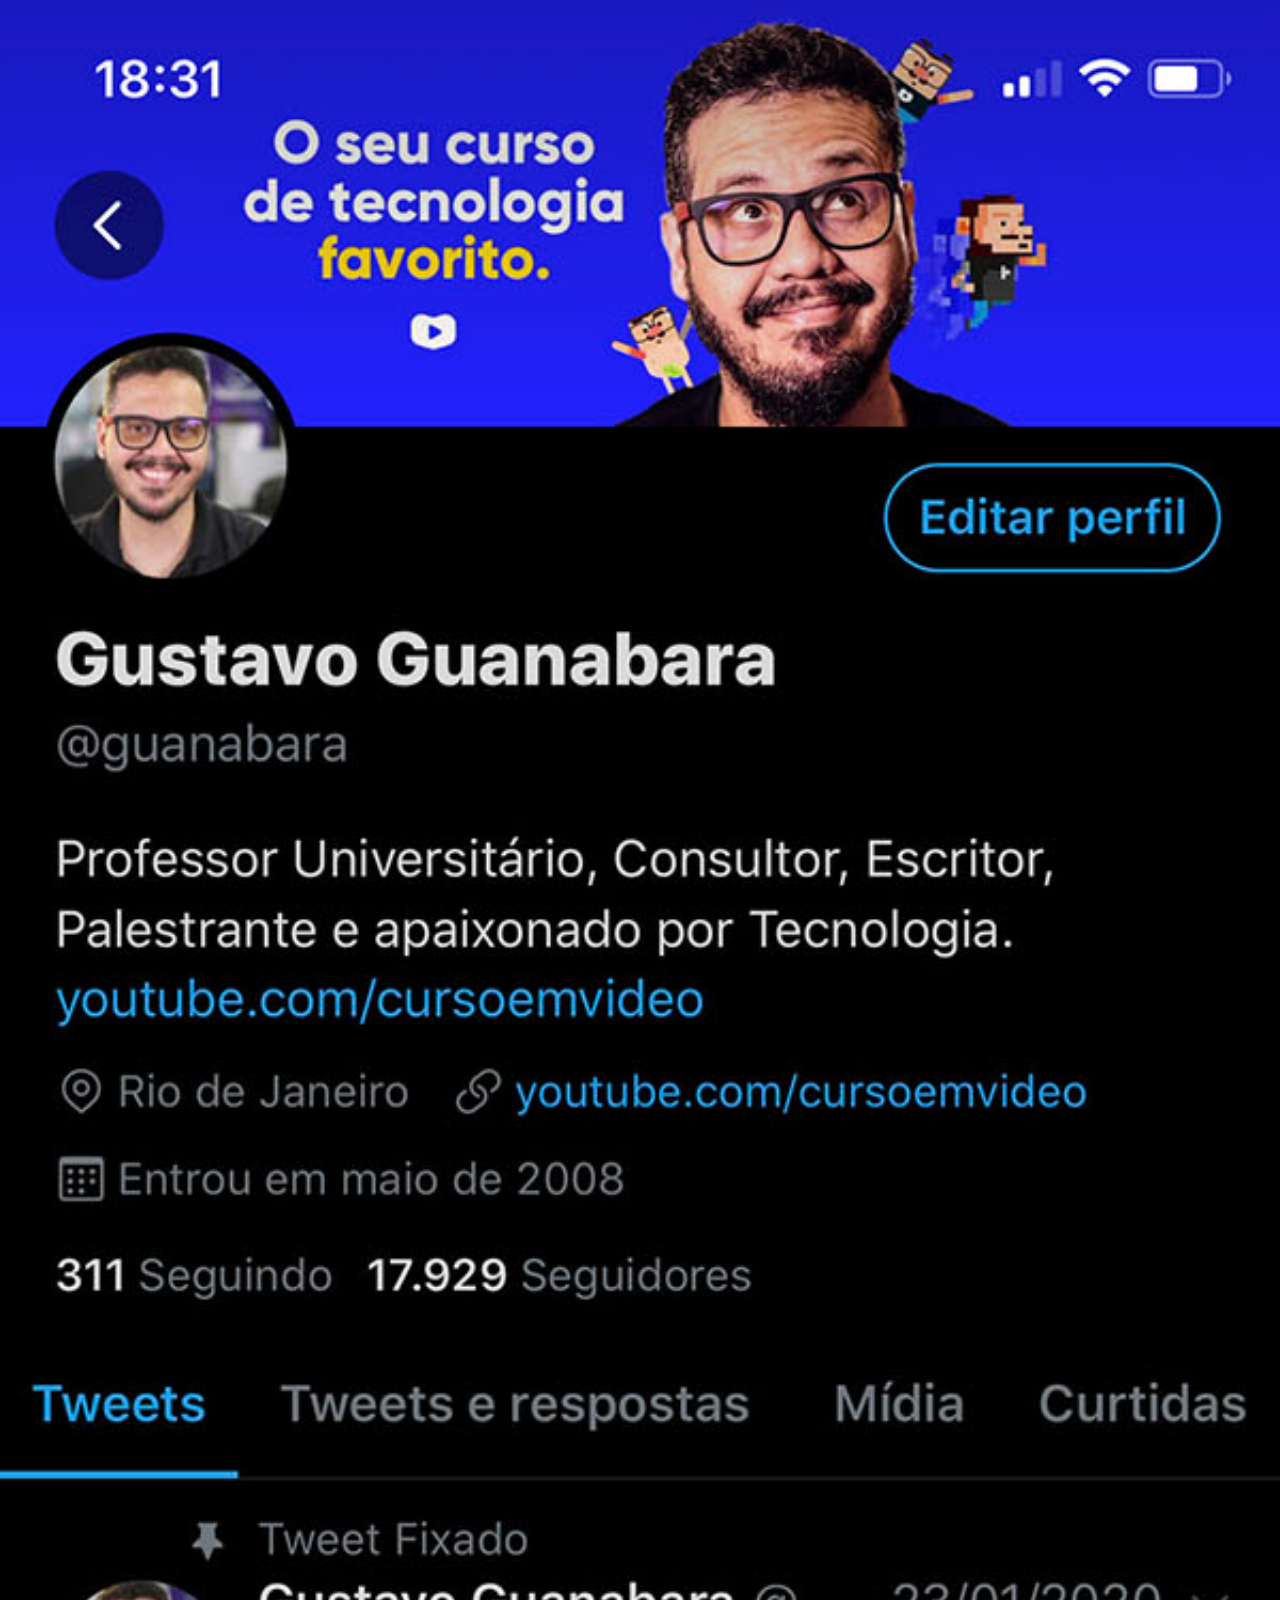
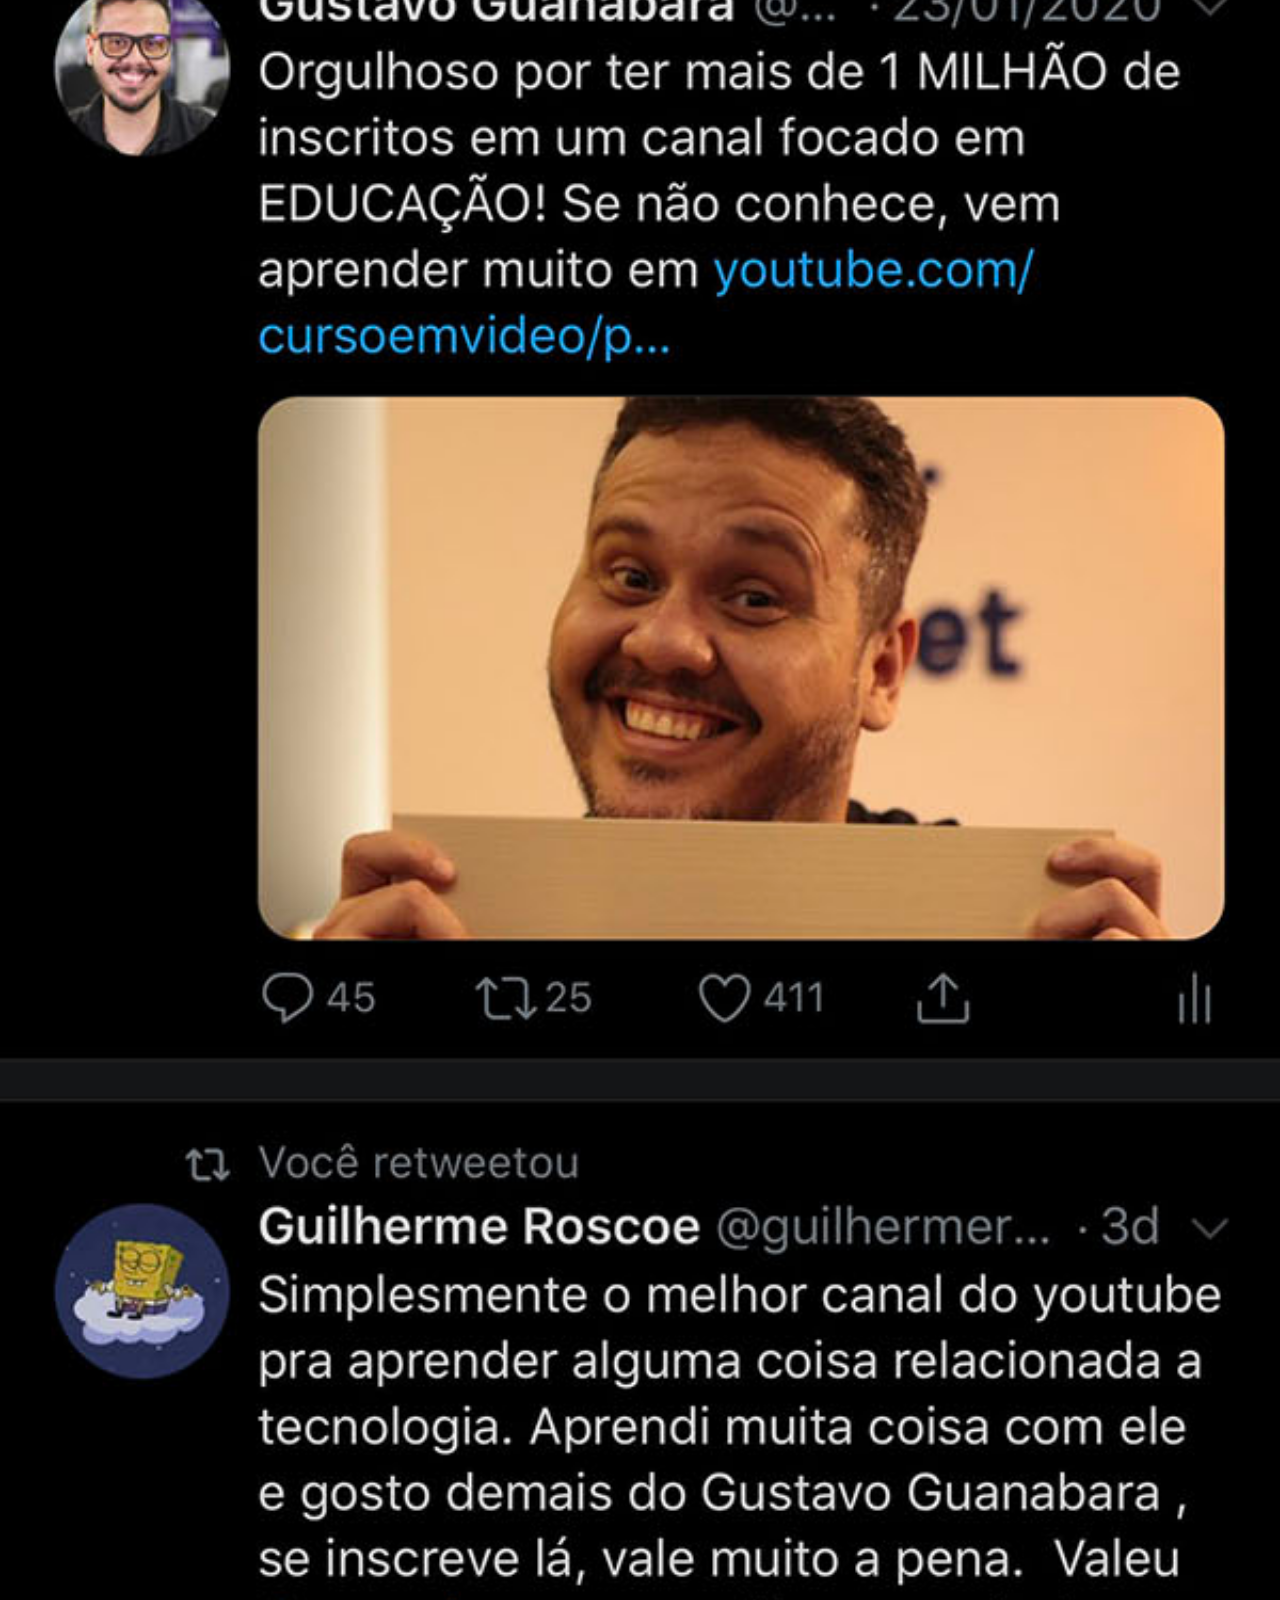
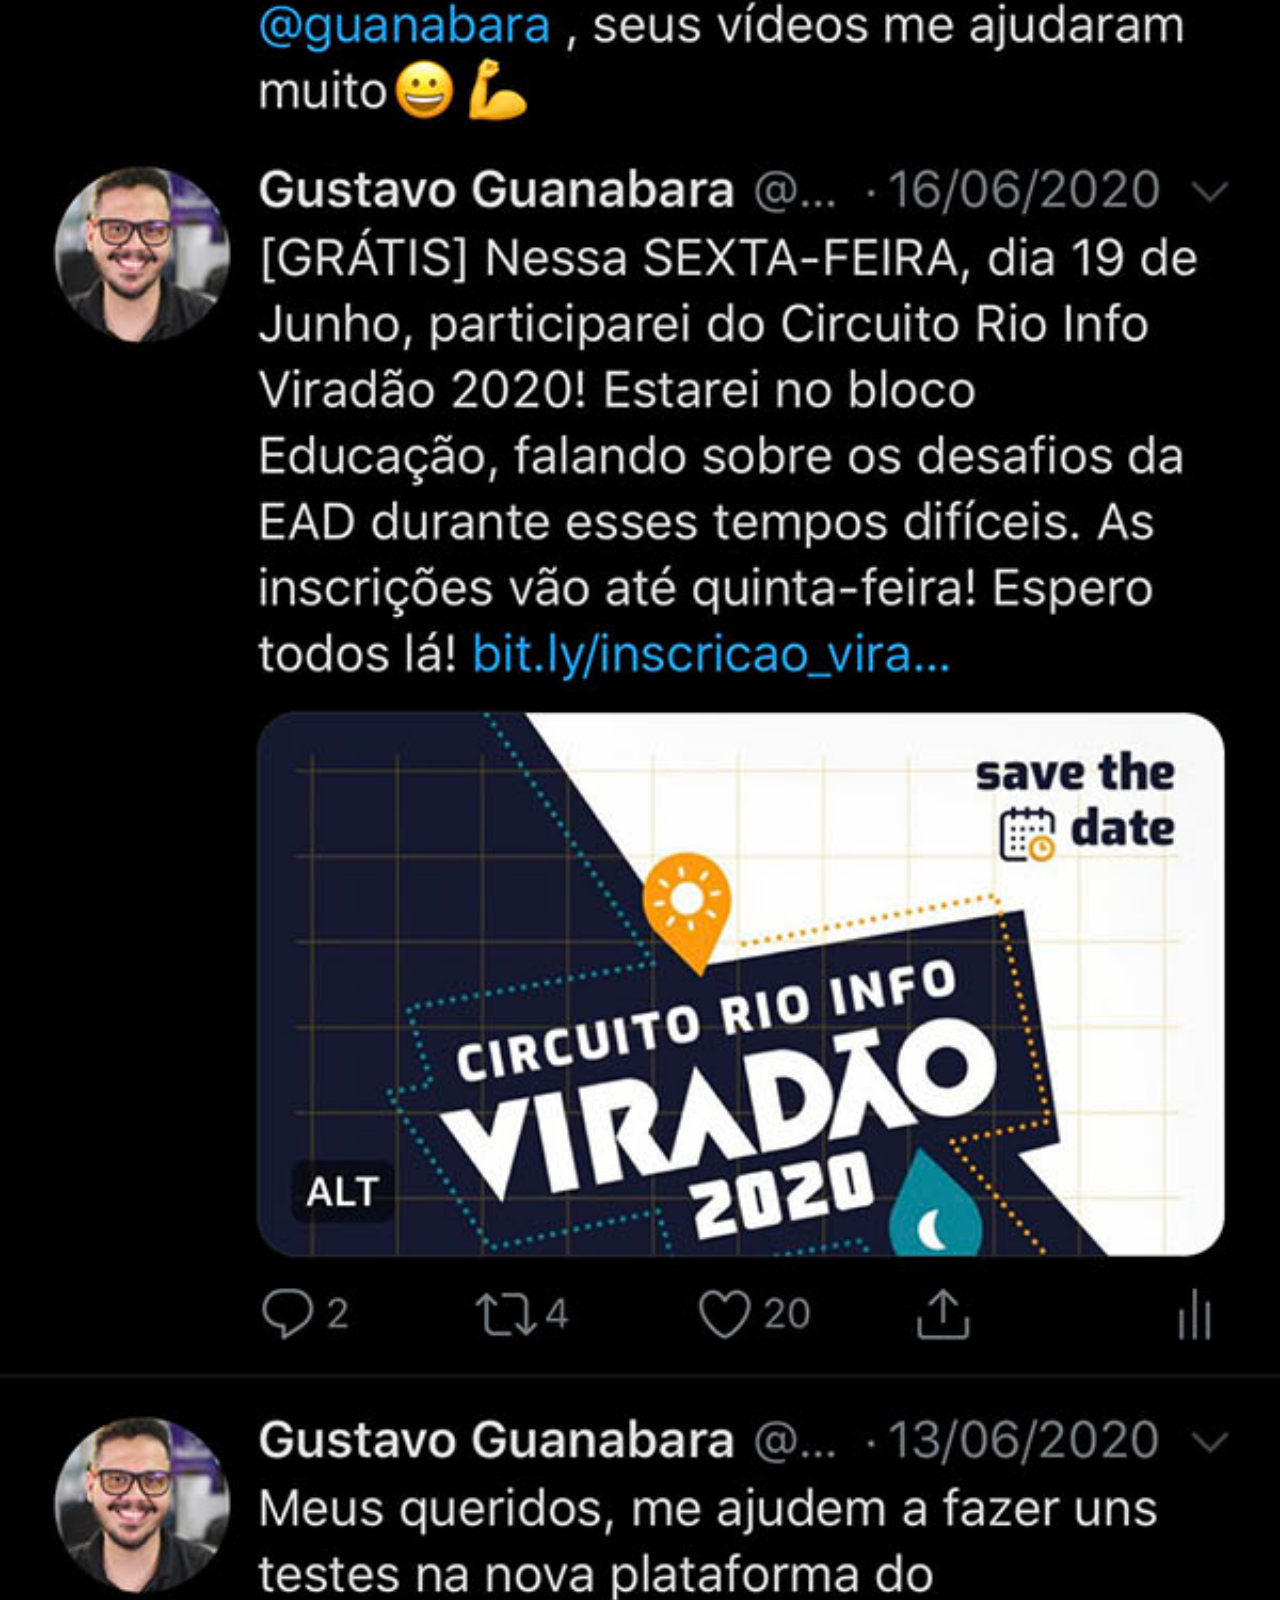
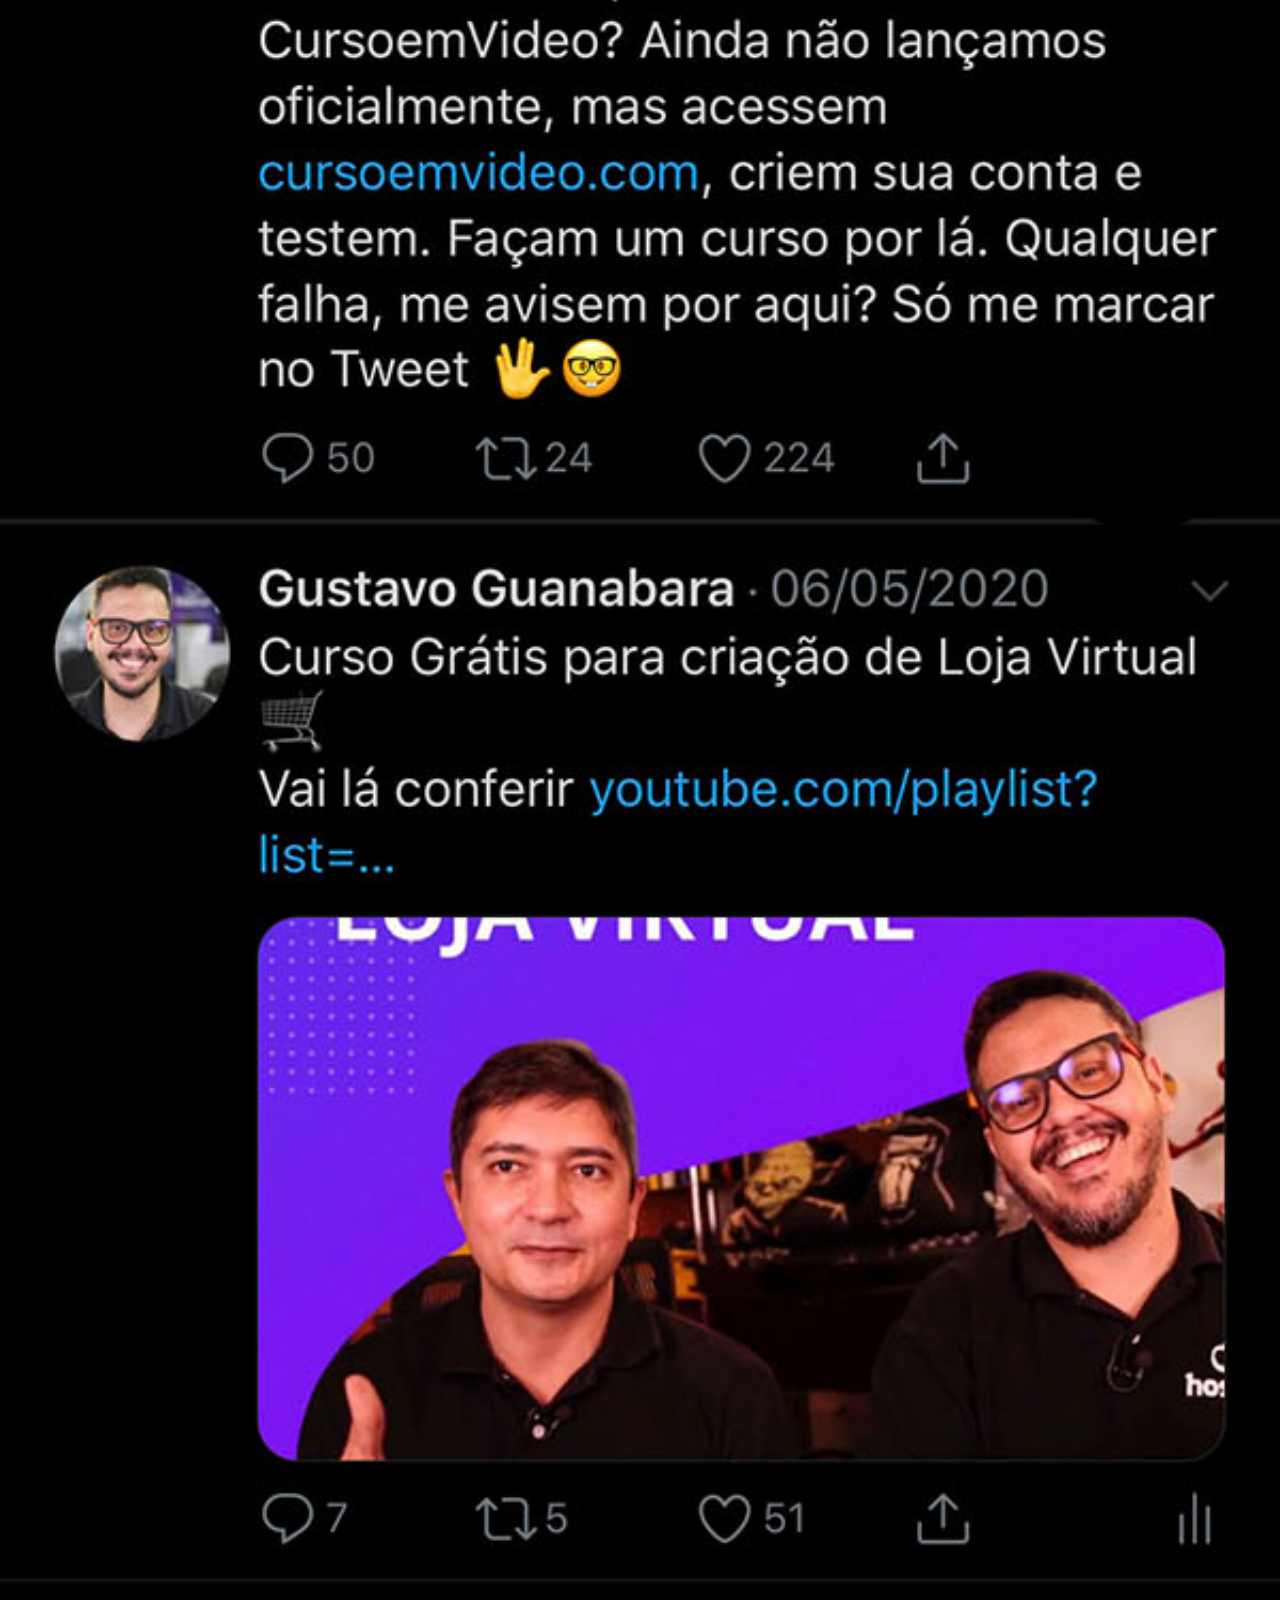
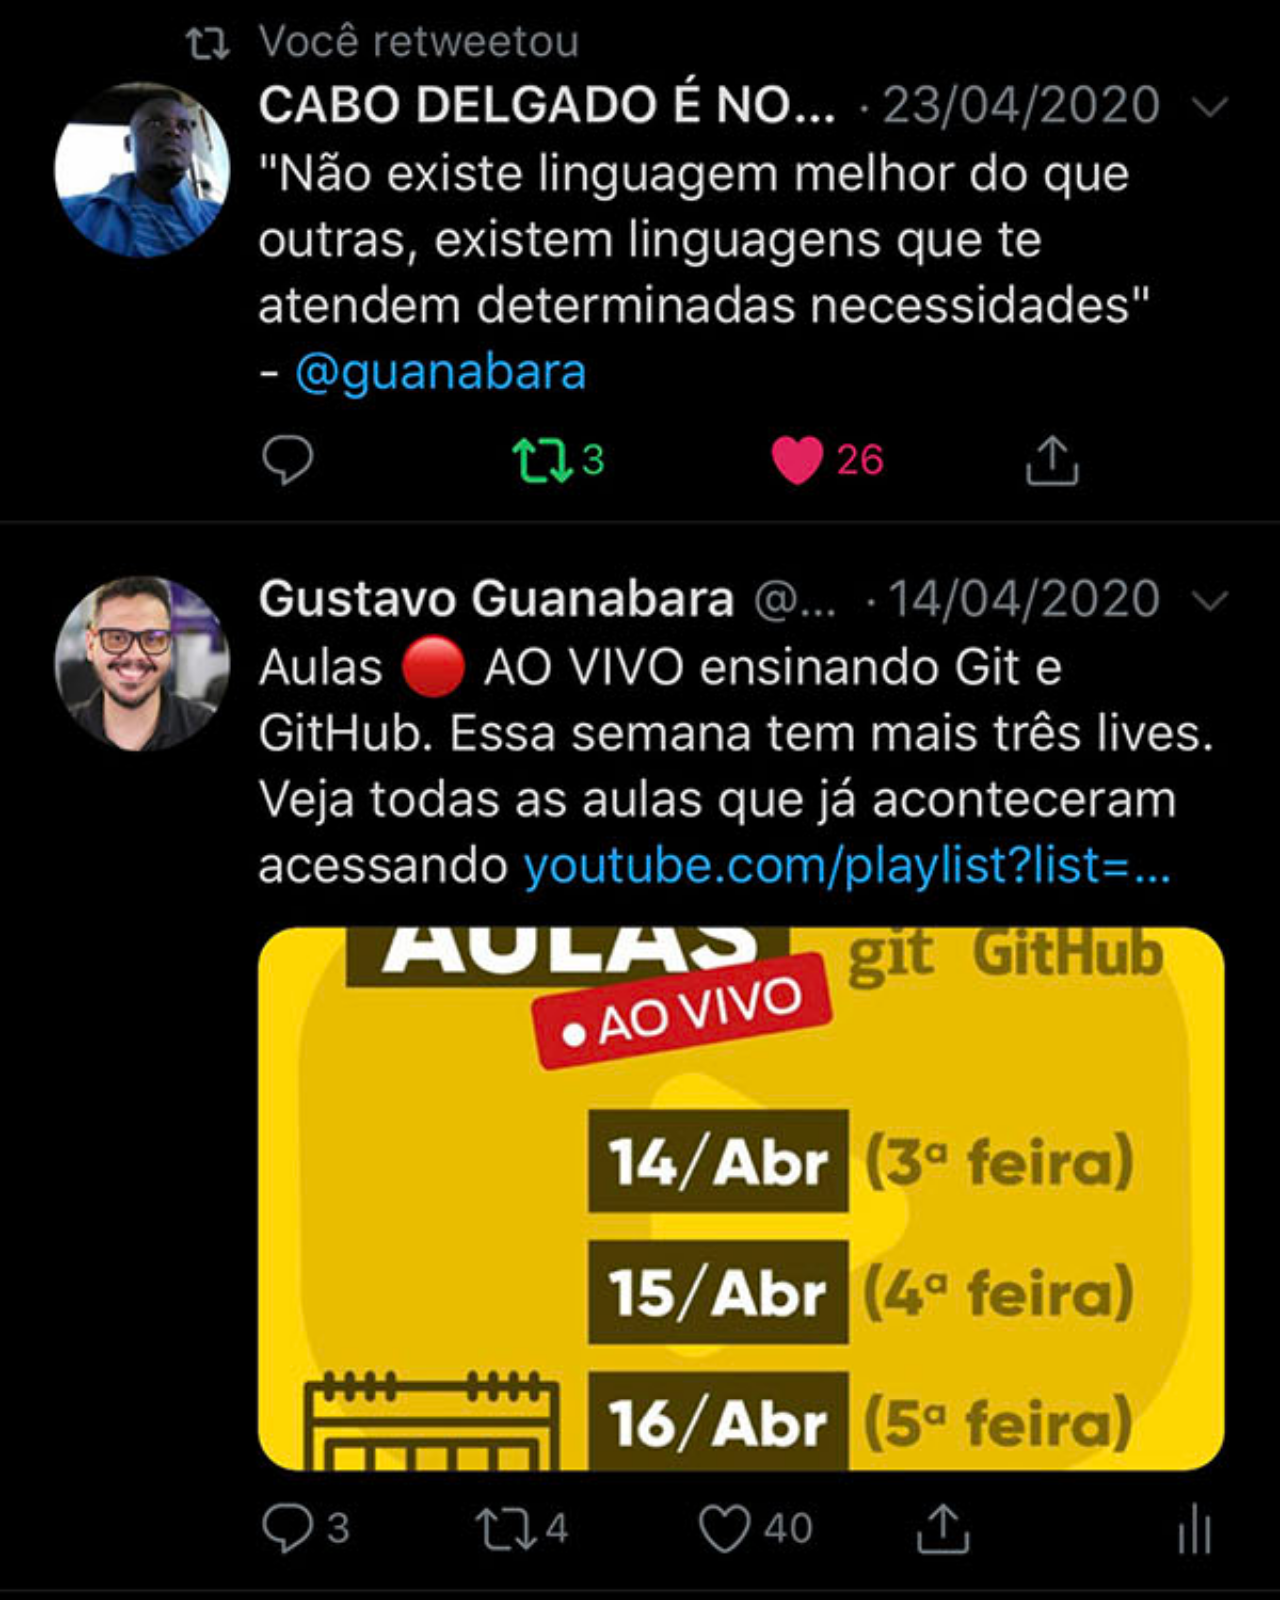
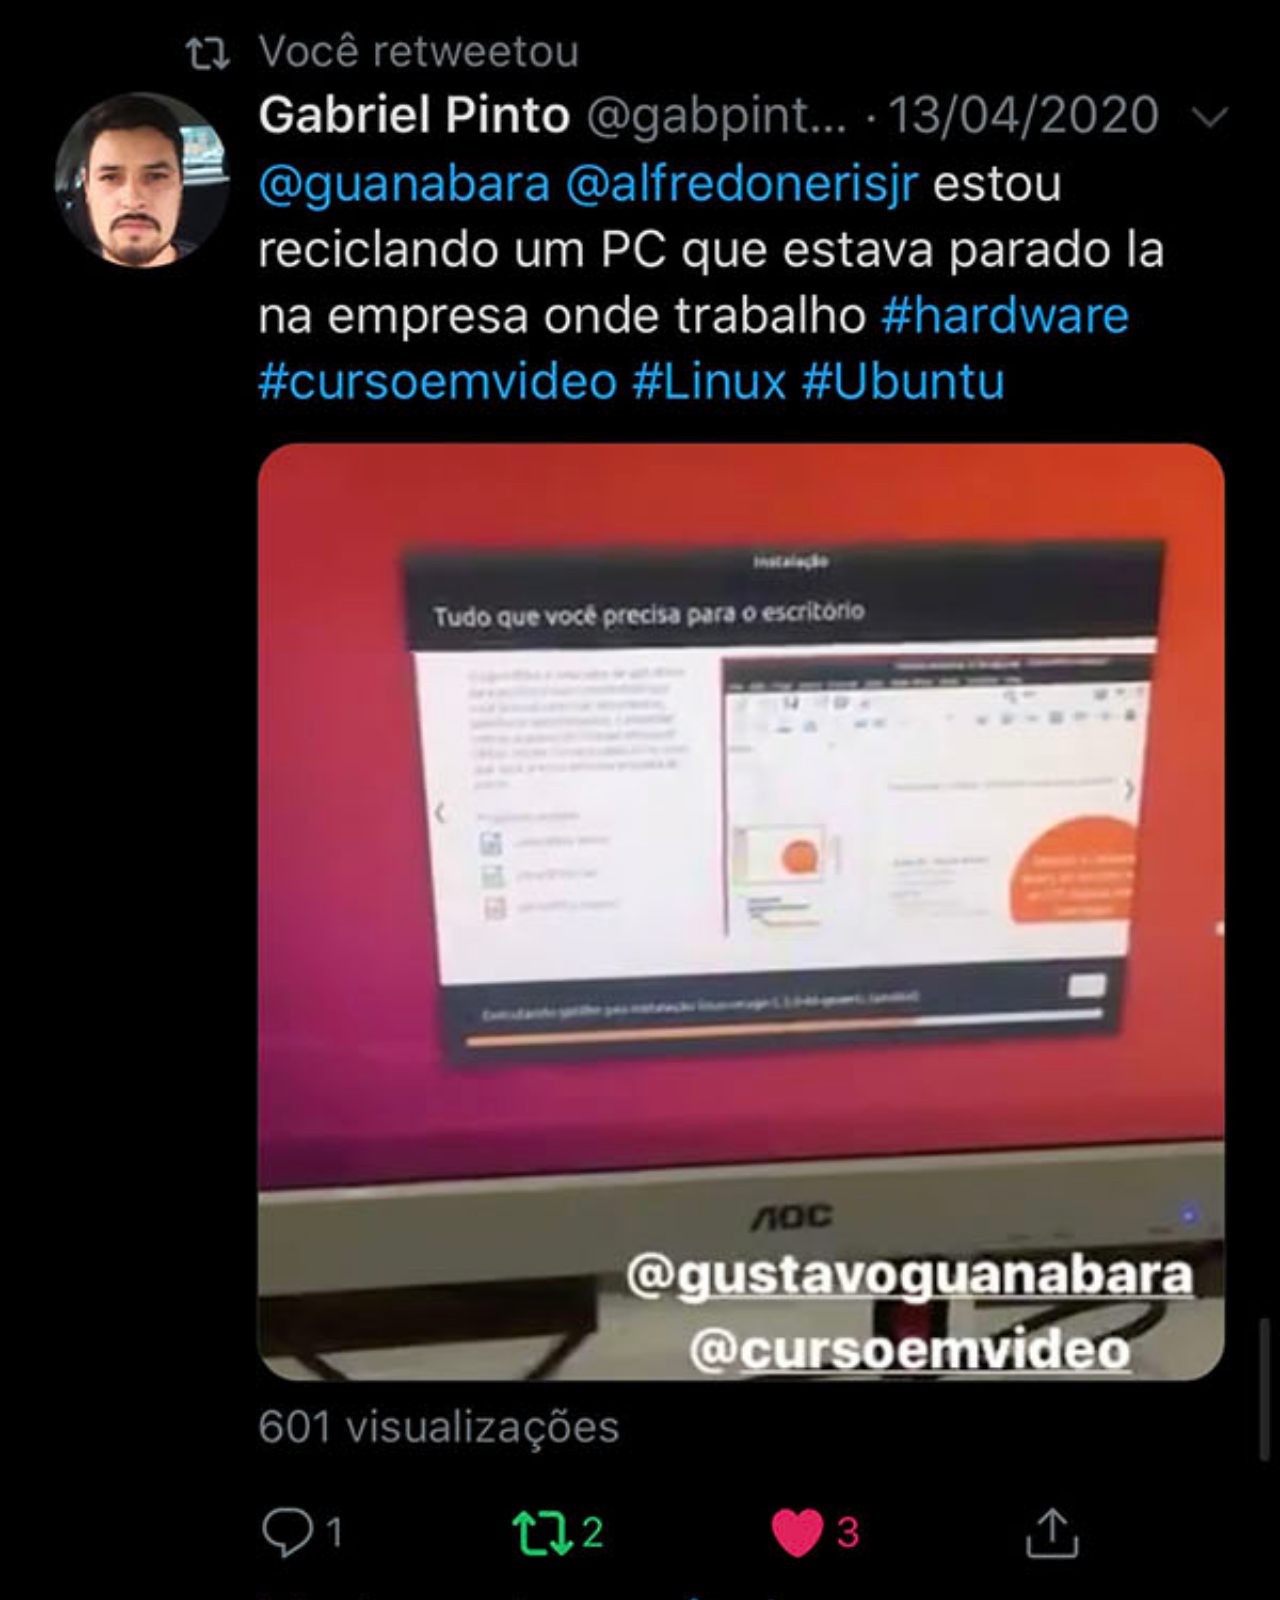
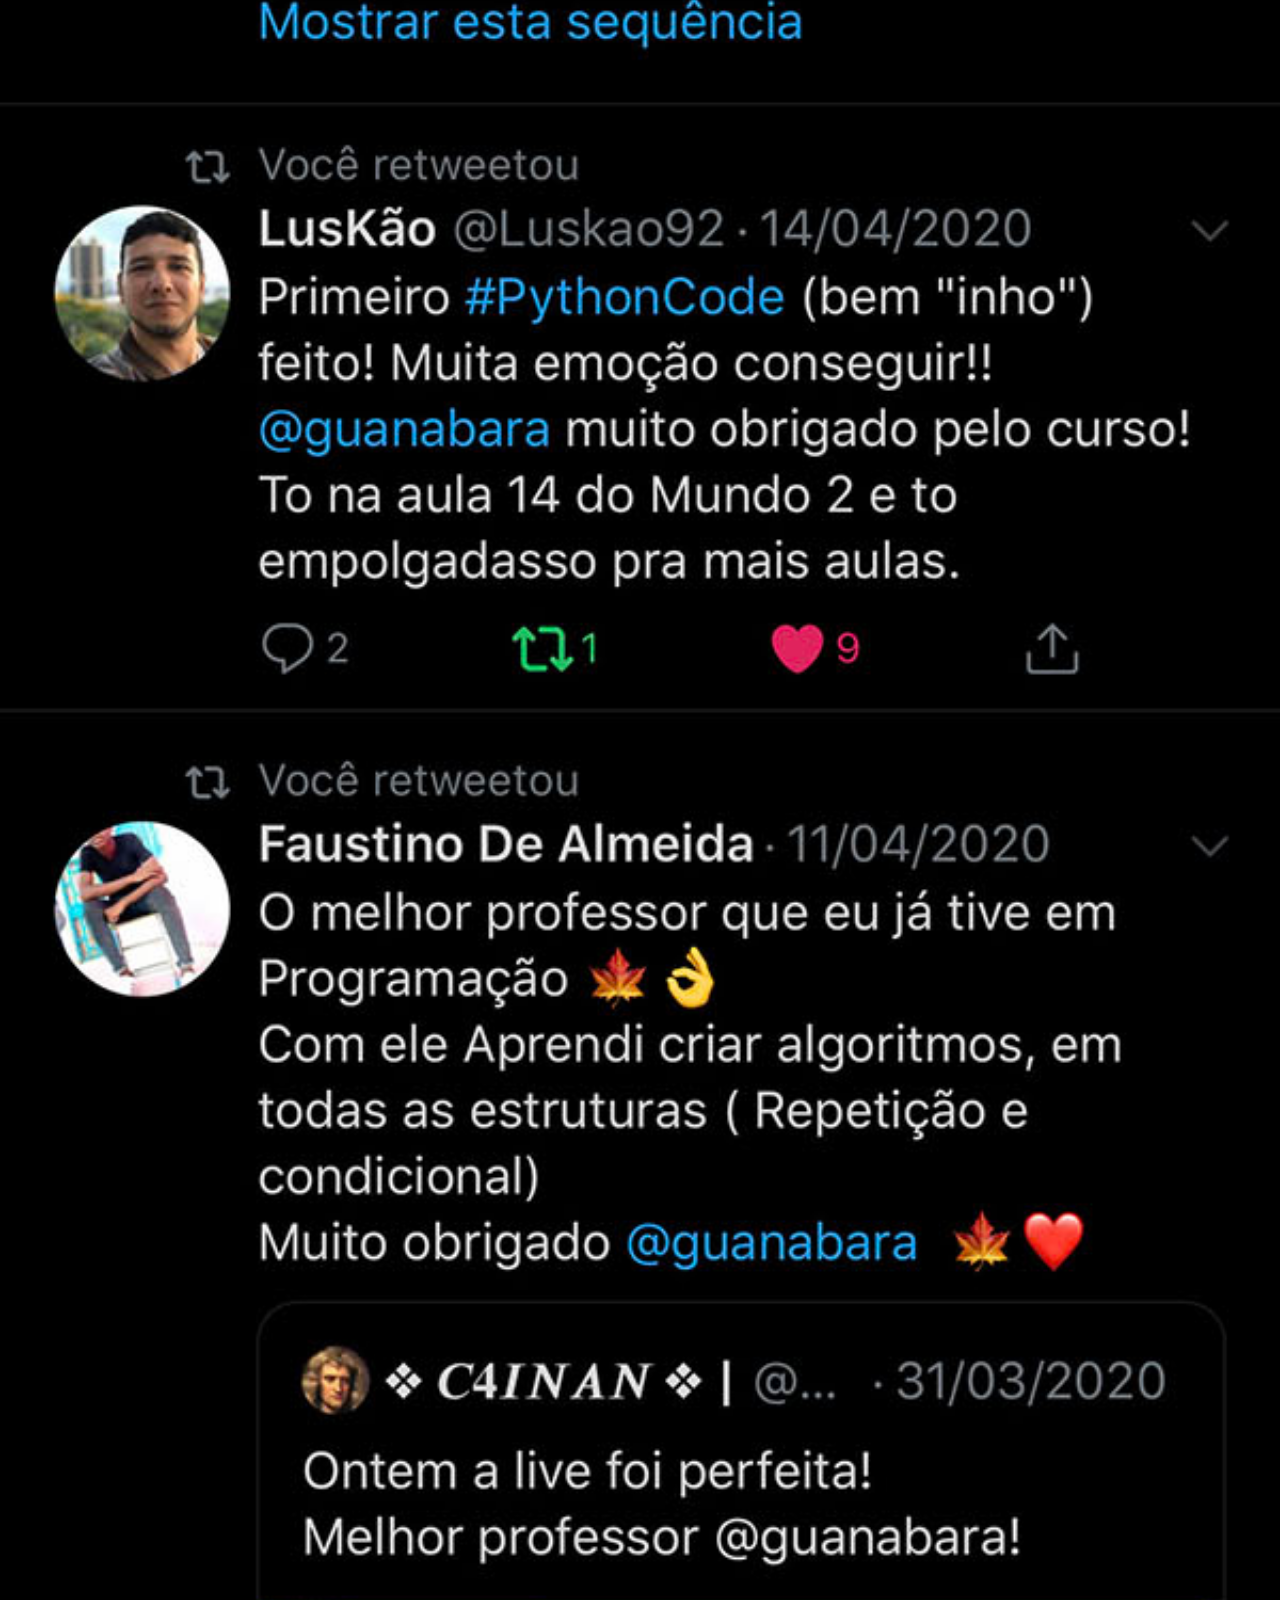
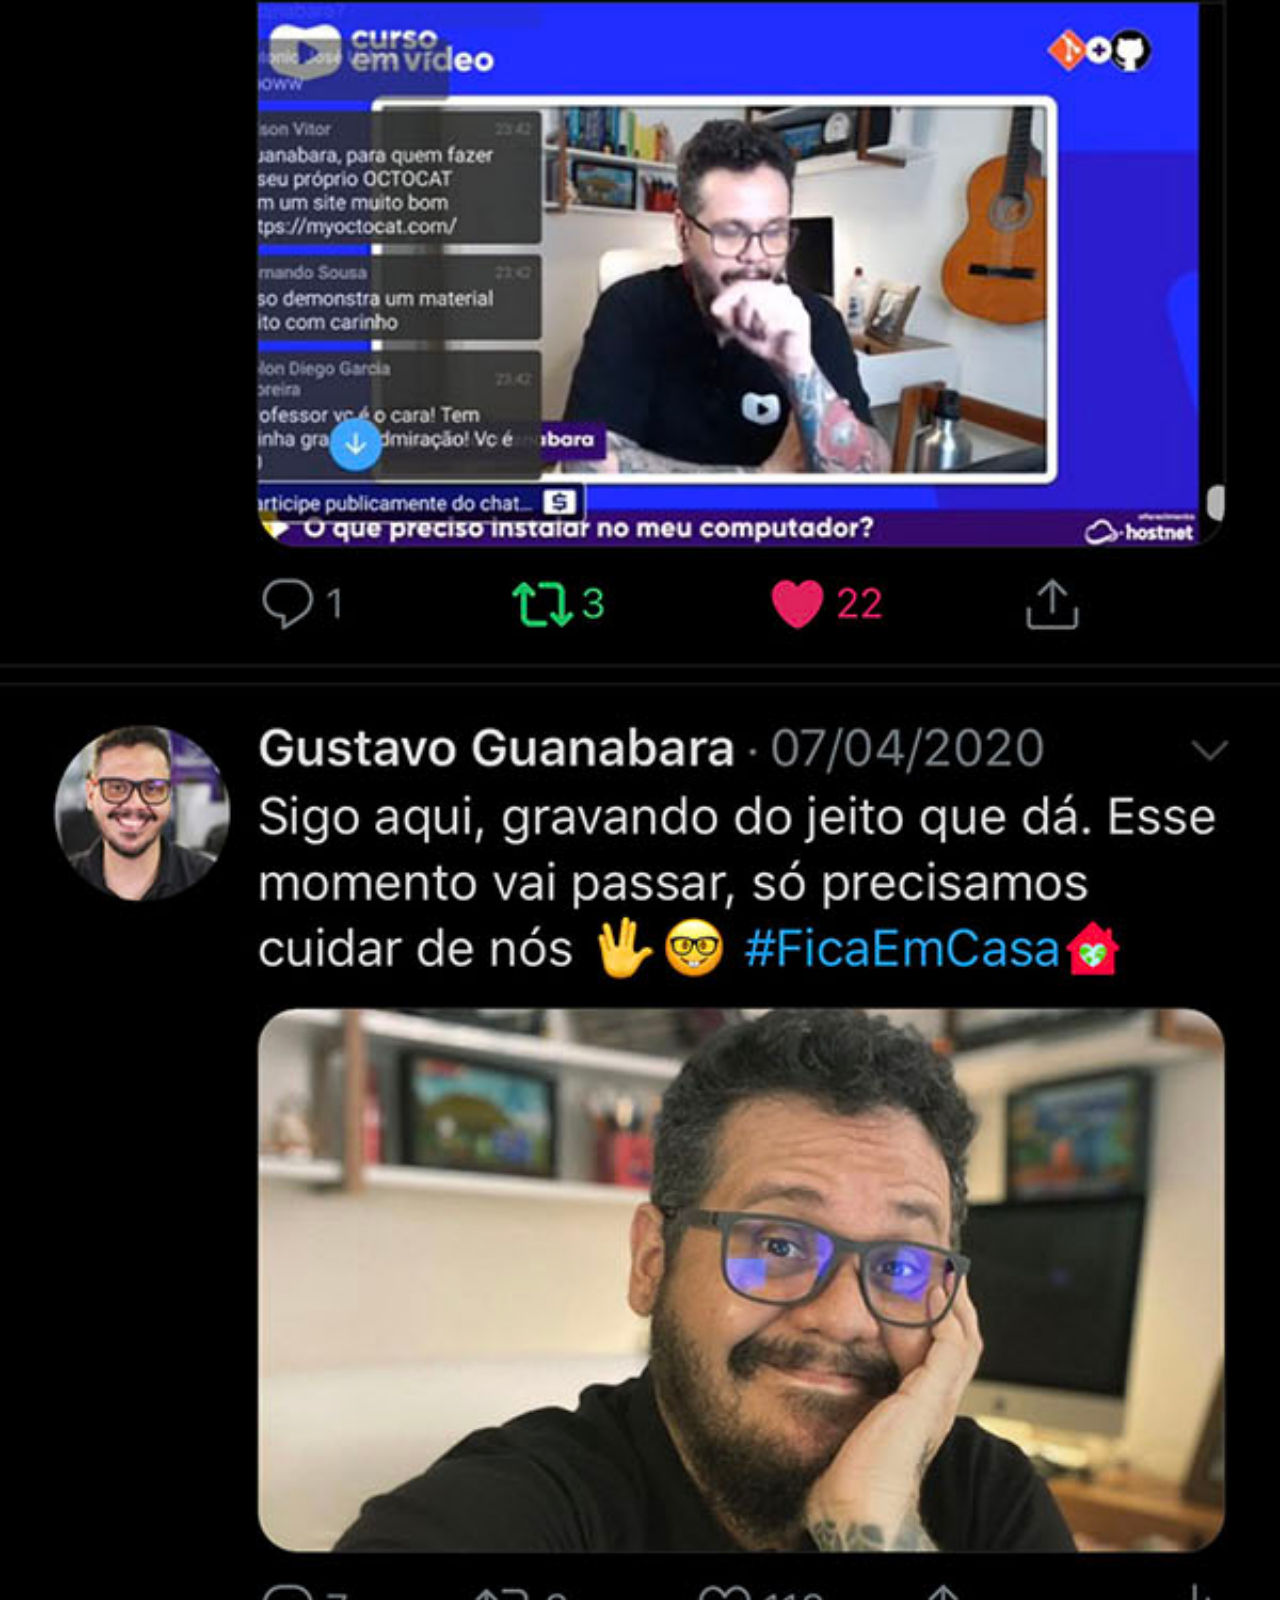
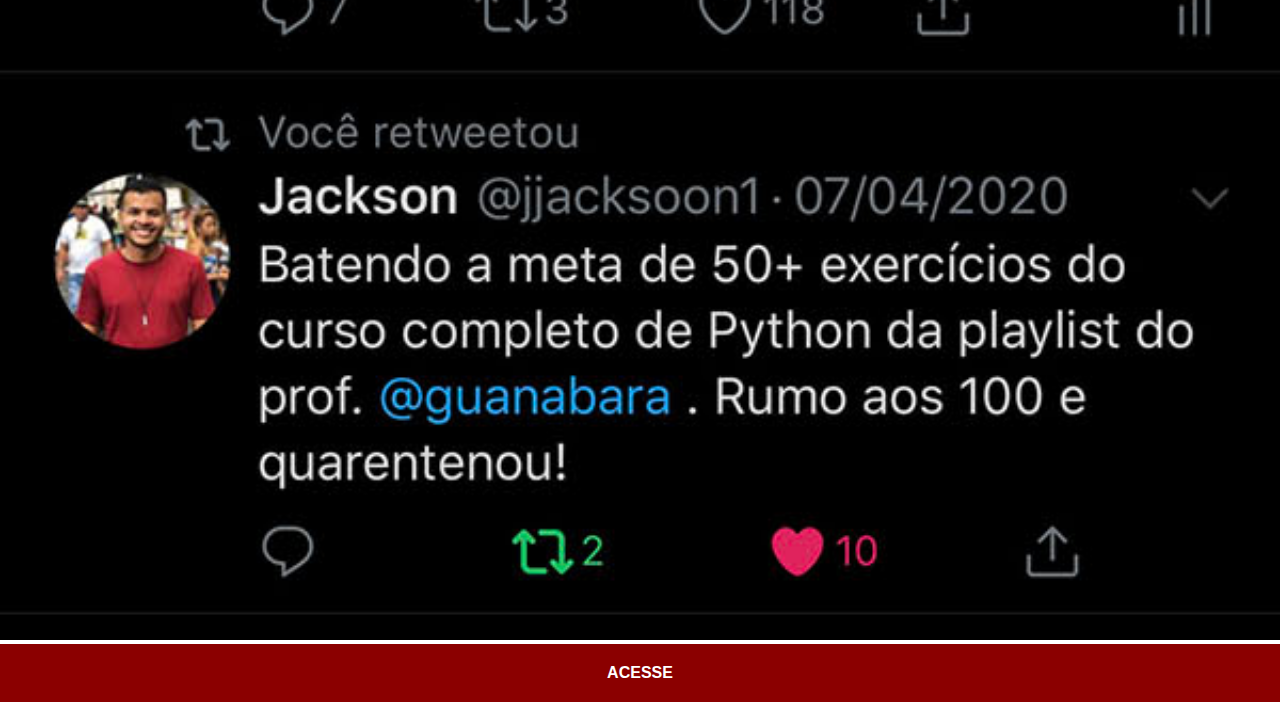
<file: twitter.html>
<!DOCTYPE html>
<html lang="pt-br">
<head>
    <meta charset="UTF-8">
    <meta name="viewport" content="width=device-width, initial-scale=1.0">
    <link rel="stylesheet" href="estilos/social.css">
    <title>Document</title>
    
</head>
<body>
    <img src="imagens/tela-twitter.jpg">
    <a href="https://x.com/guanabara" target="_blank"> ACESSE </a>
    
</body>
</html>
</file>
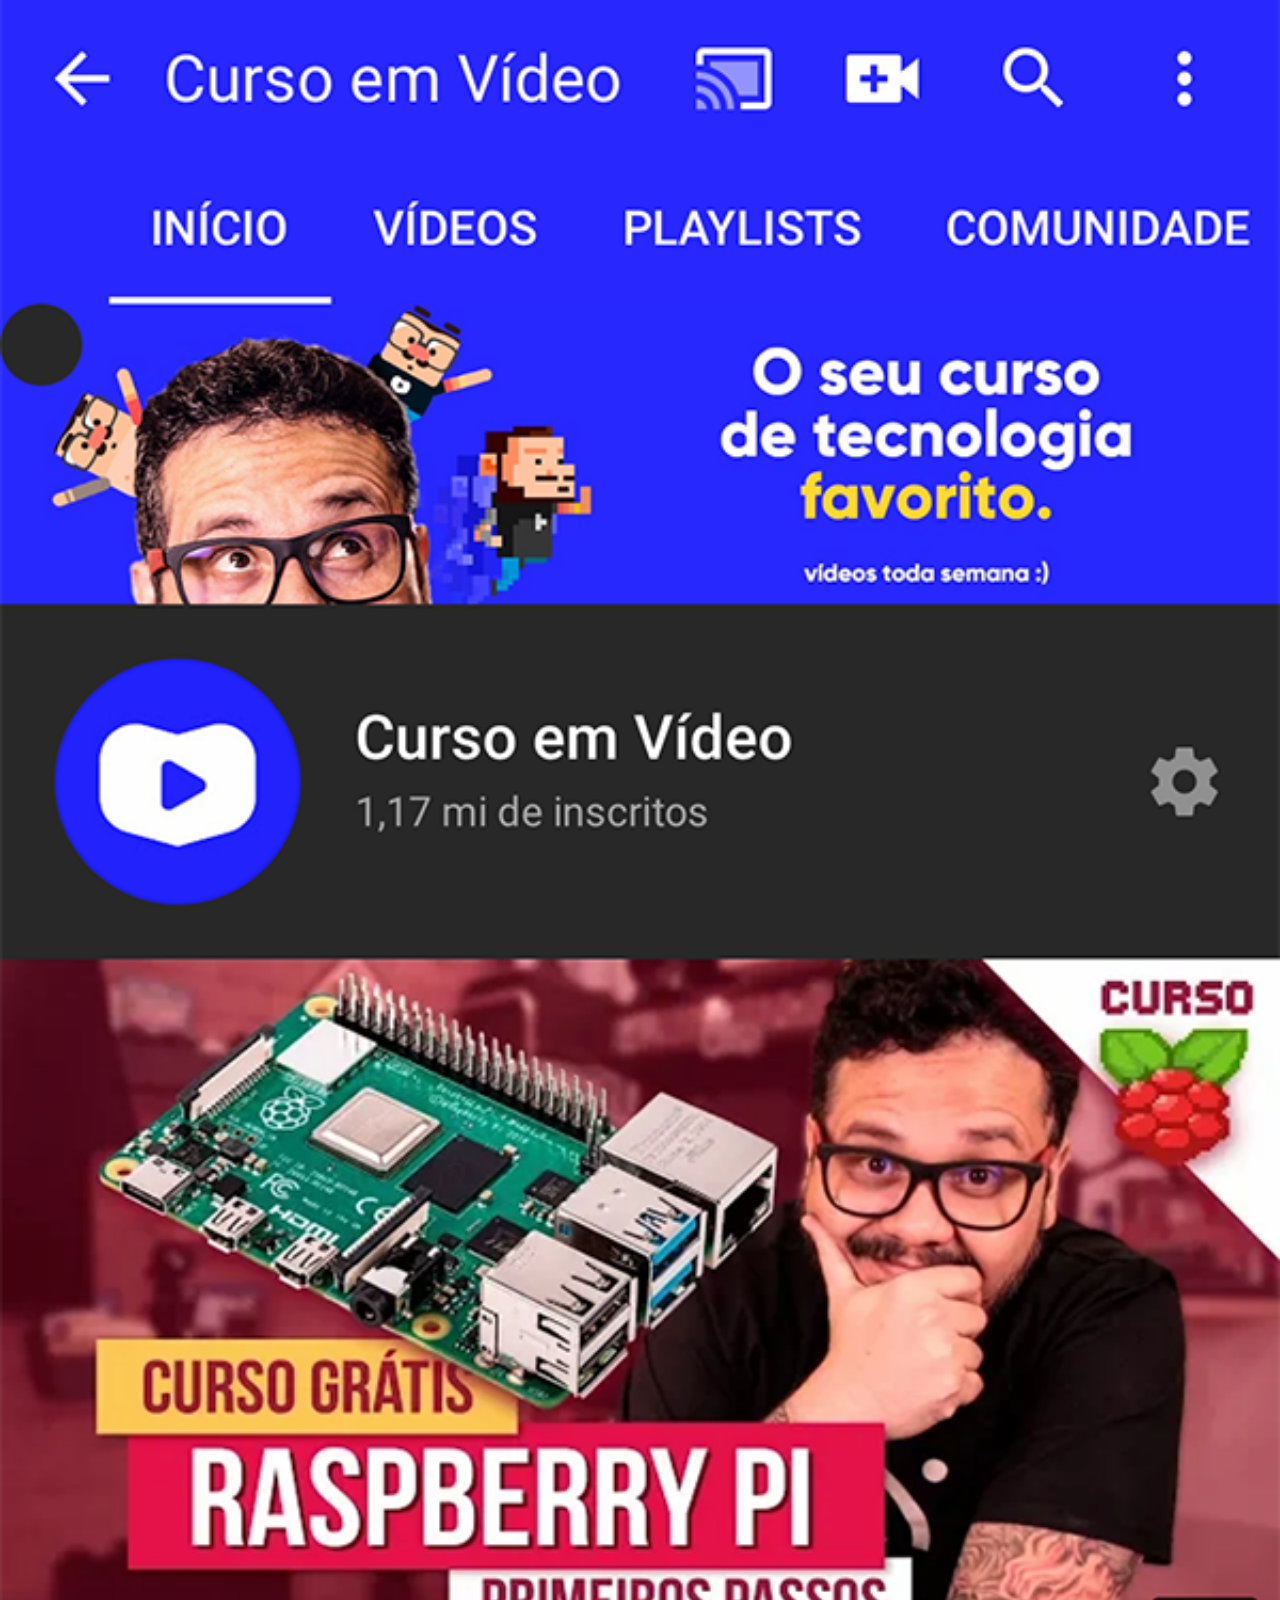
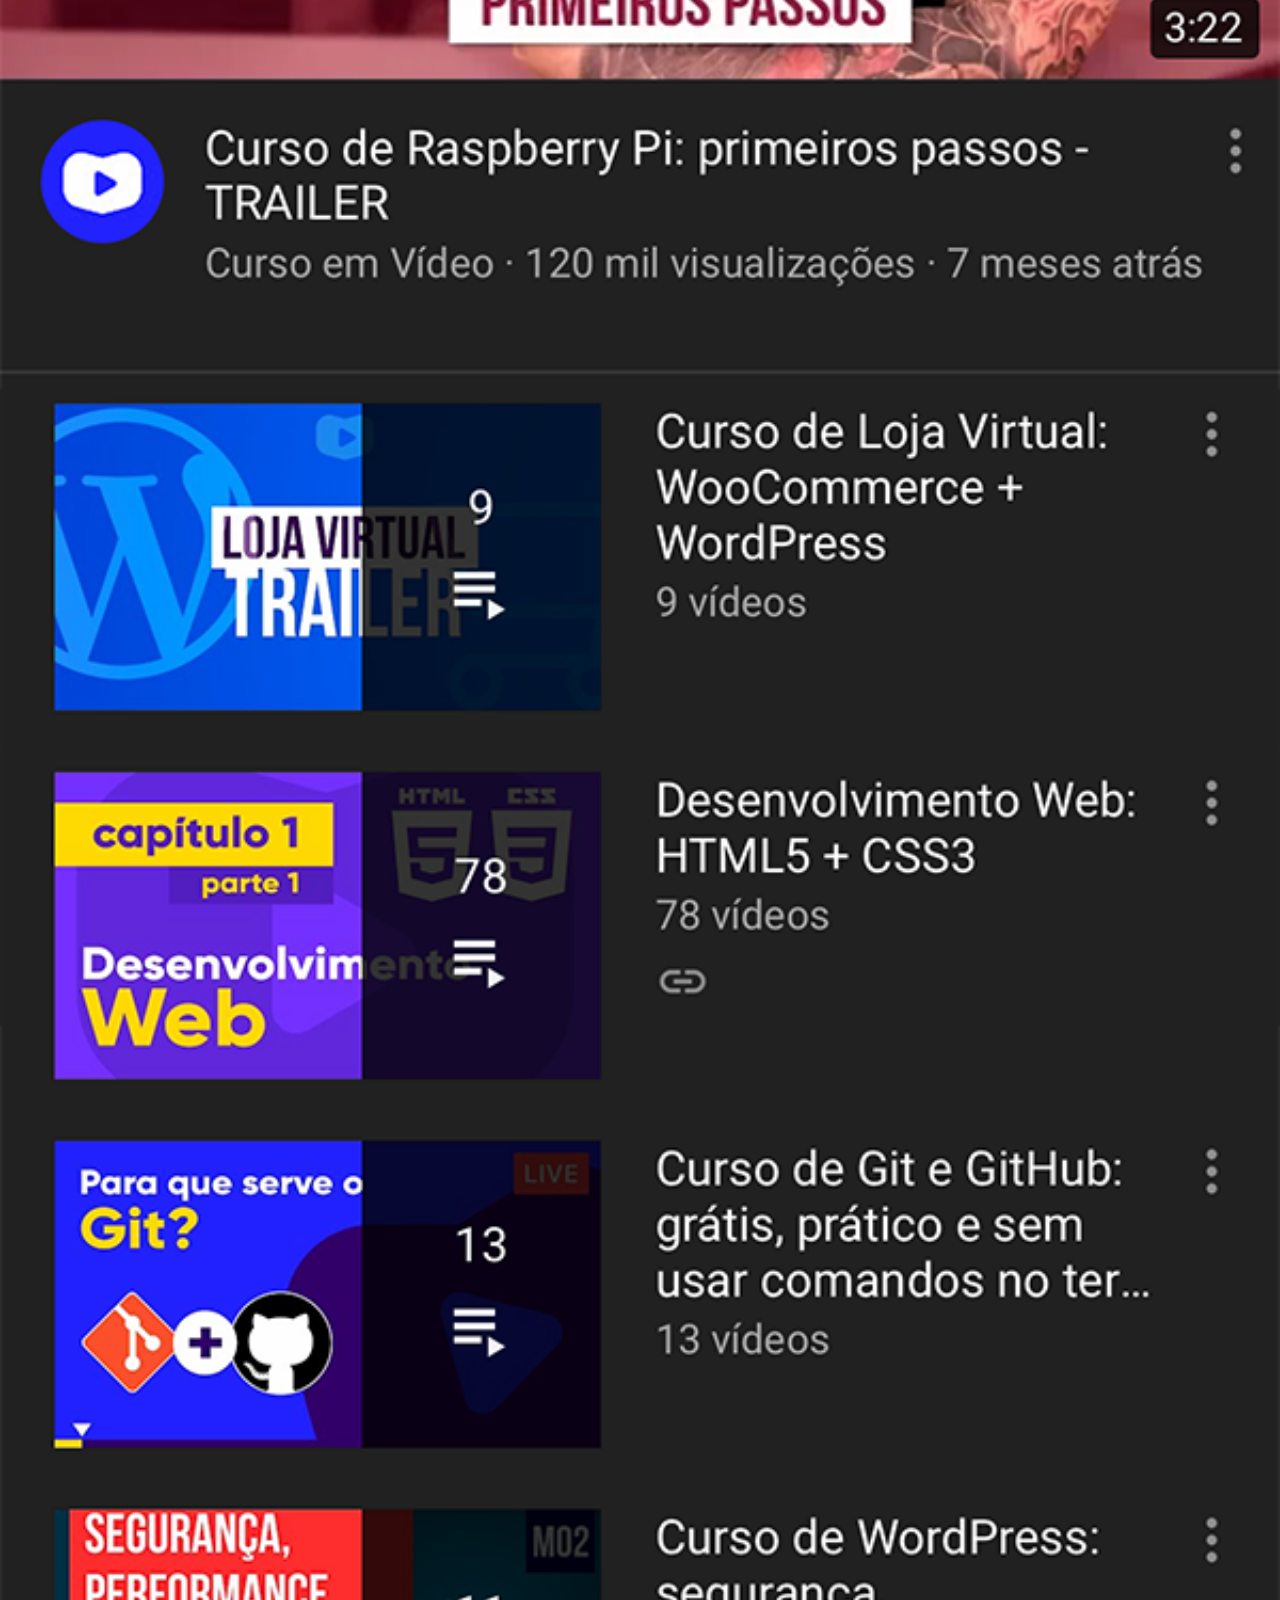
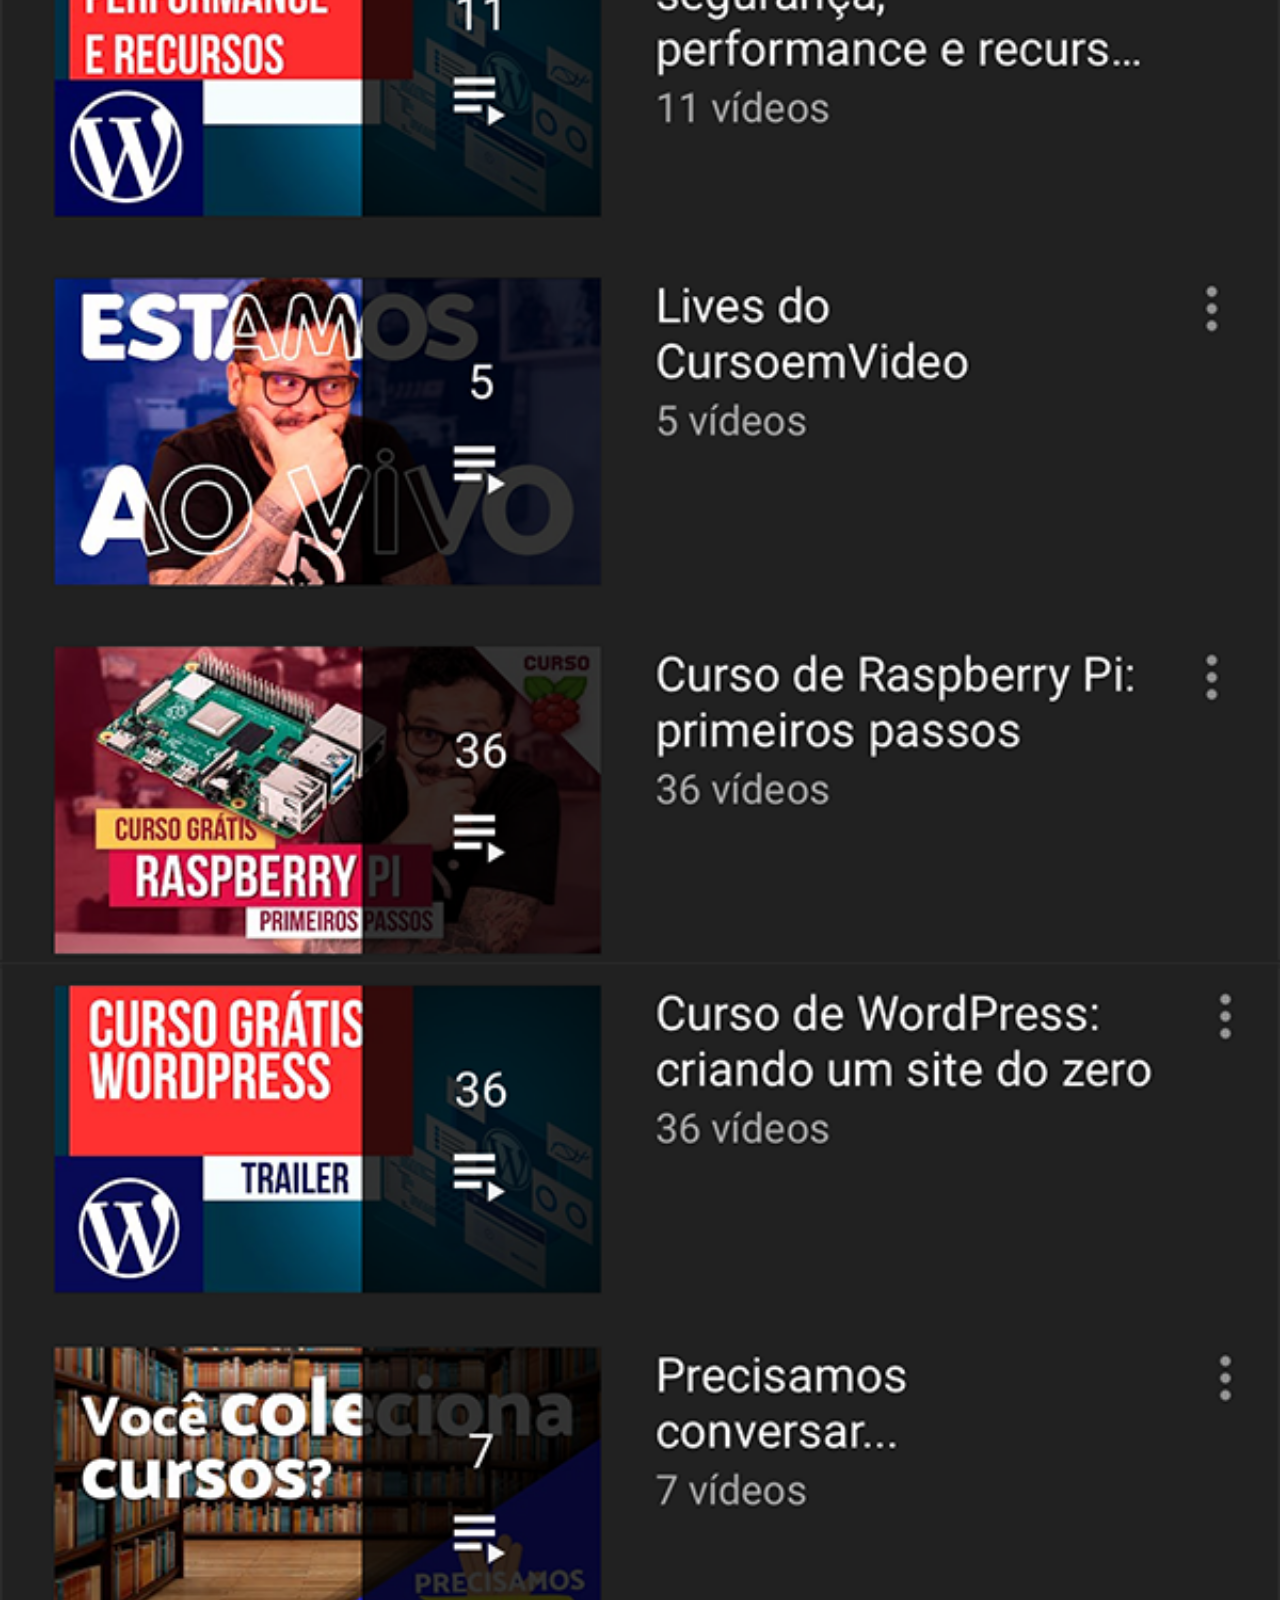
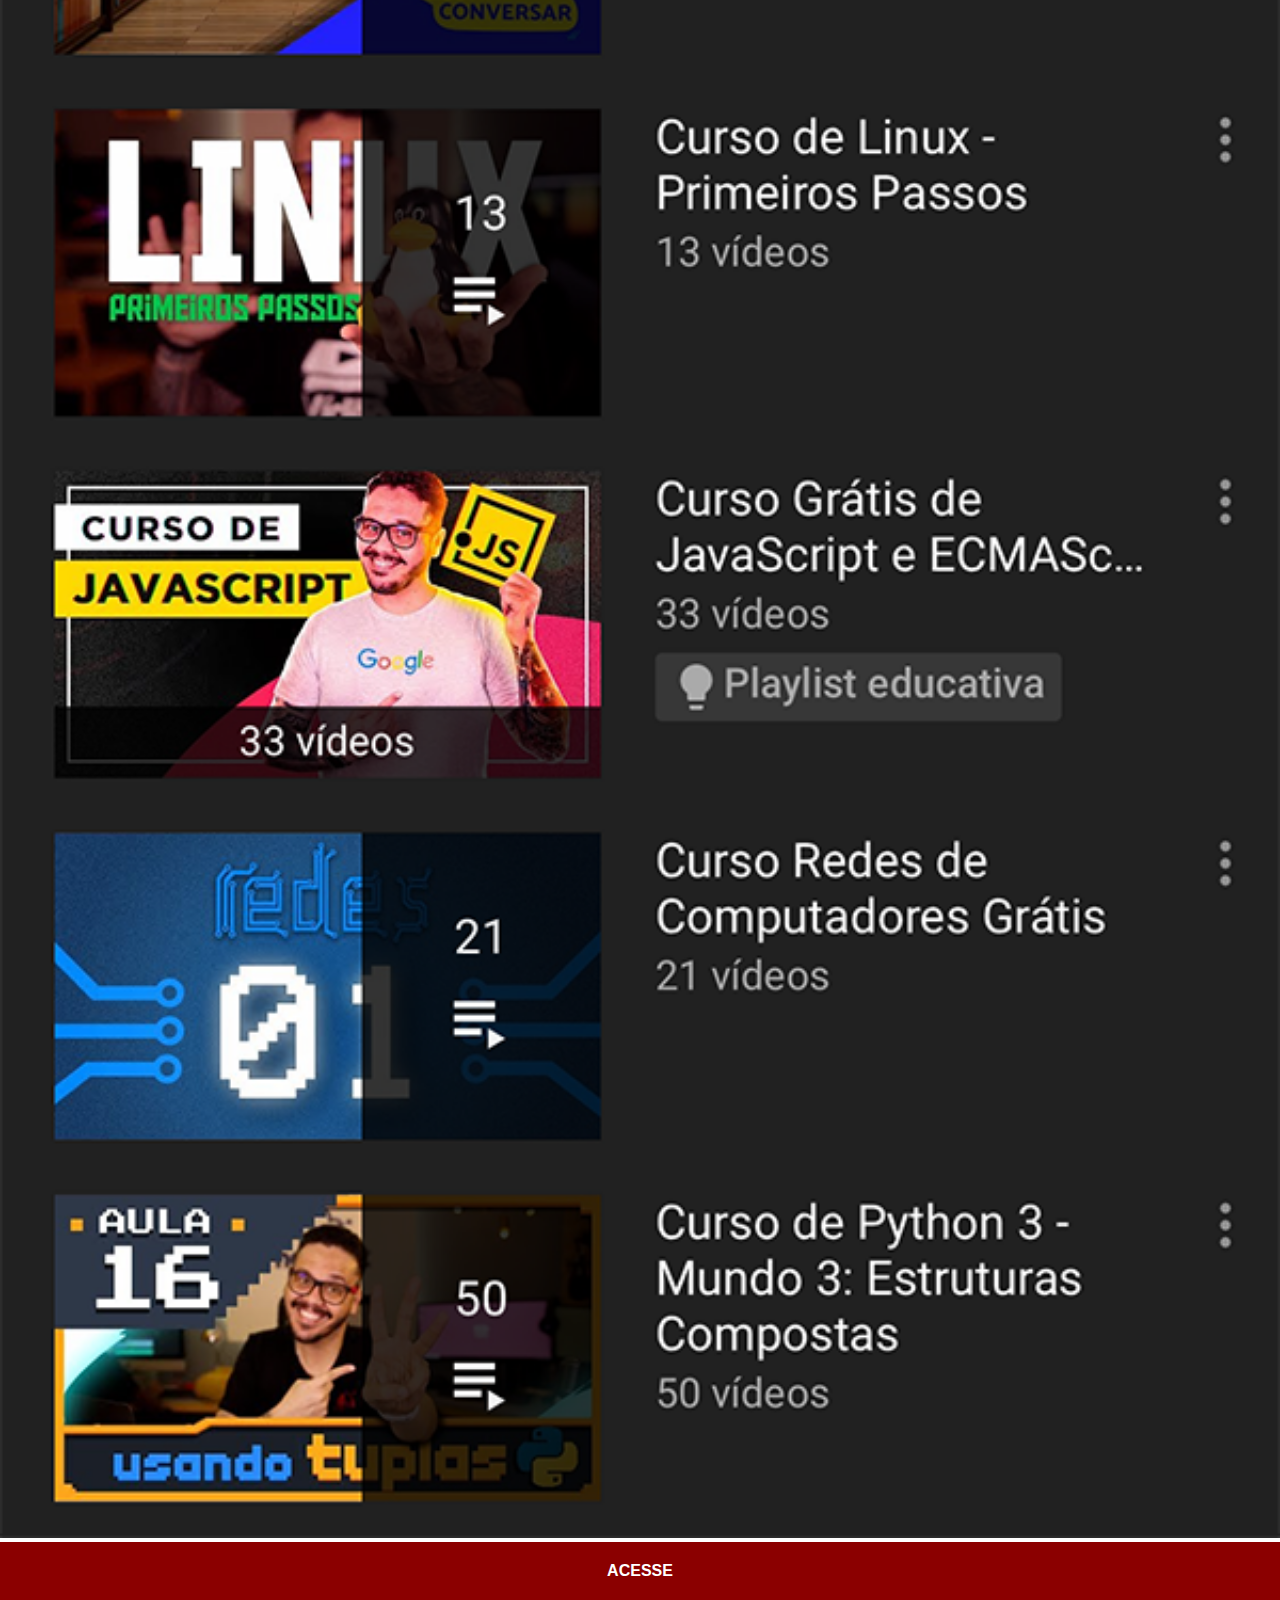
<file: youtube.html>
<!DOCTYPE html>
<html lang="pt-br">
<head>
    <meta charset="UTF-8">
    <meta name="viewport" content="width=device-width, initial-scale=1.0">
    <link rel="stylesheet" href="estilos/social.css">
    <title>Document</title>
    
</head>
<body>
    <img src="imagens/tela-youtube.png">
    <a href="https://www.youtube.com/c/CursoemV%C3%ADdeo" target="_blank"> ACESSE </a>
    
</body>
</html>
</file>
<file: estilos/style.css>
@charset "UTF-8";

* {
    margin: 0px;
    padding: 0px;
    font-family: Arial, Helvetica, sans-serif;
}

html, body {
    height: 100vh;
    width: 100vw;
}

body {
    background: url('../imagens/matt-gross-9aCkSl6YcXg-unsplash.jpg') repeat top center;
    background-size: cover;
    background-attachment: fixed;
}

main {
    height: 100vh;
    position: relative;
}

section#telefone {
    position: absolute;
    top: 50%;
    left: 50%;
    transform: translate(-50%,-50%);
    height: 627px;
    width: 311px;   
    background: url('../imagens/frame-iphone.png') no-repeat;
}

iframe#tela {
    position: relative;
    top: 80px;
    left:22px;
    width: 267px;
    height: 471px;
}

section#redes-sociais {
    text-align: right;
}

section#redes-sociais img {
    width: 50px;
    margin: 10px;
    margin-top: 30px;
    border-radius: 50px;
    box-shadow: 2px 2px 5px rgba(0, 0, 0, 0.404);
    box-sizing: border-box;
}

section#redes-sociais img:hover {
    border: 2px solid rgba(255, 255, 255, 0.596);
    transform: translate(-3px, -3px);
    transition: transform .3s;

}
</file>
<file: estilos/social.css>
@charset "UTF-8";

* {
    margin: 0px;
    padding: 0px;
    font-family: Arial, Helvetica, sans-serif
}

::-webkit-scrollbar {
    width: 0px;
    height: 0px;
}

img {
    width: 100vw;
}

a {
    display: block;
    background-color: darkred;
    color: white;
    text-align: center;
    padding: 20px;
    font-weight: bolder;
    text-decoration: none;
}

a:hover {
    background-color: rgb(180, 33, 33);

}
</file>
